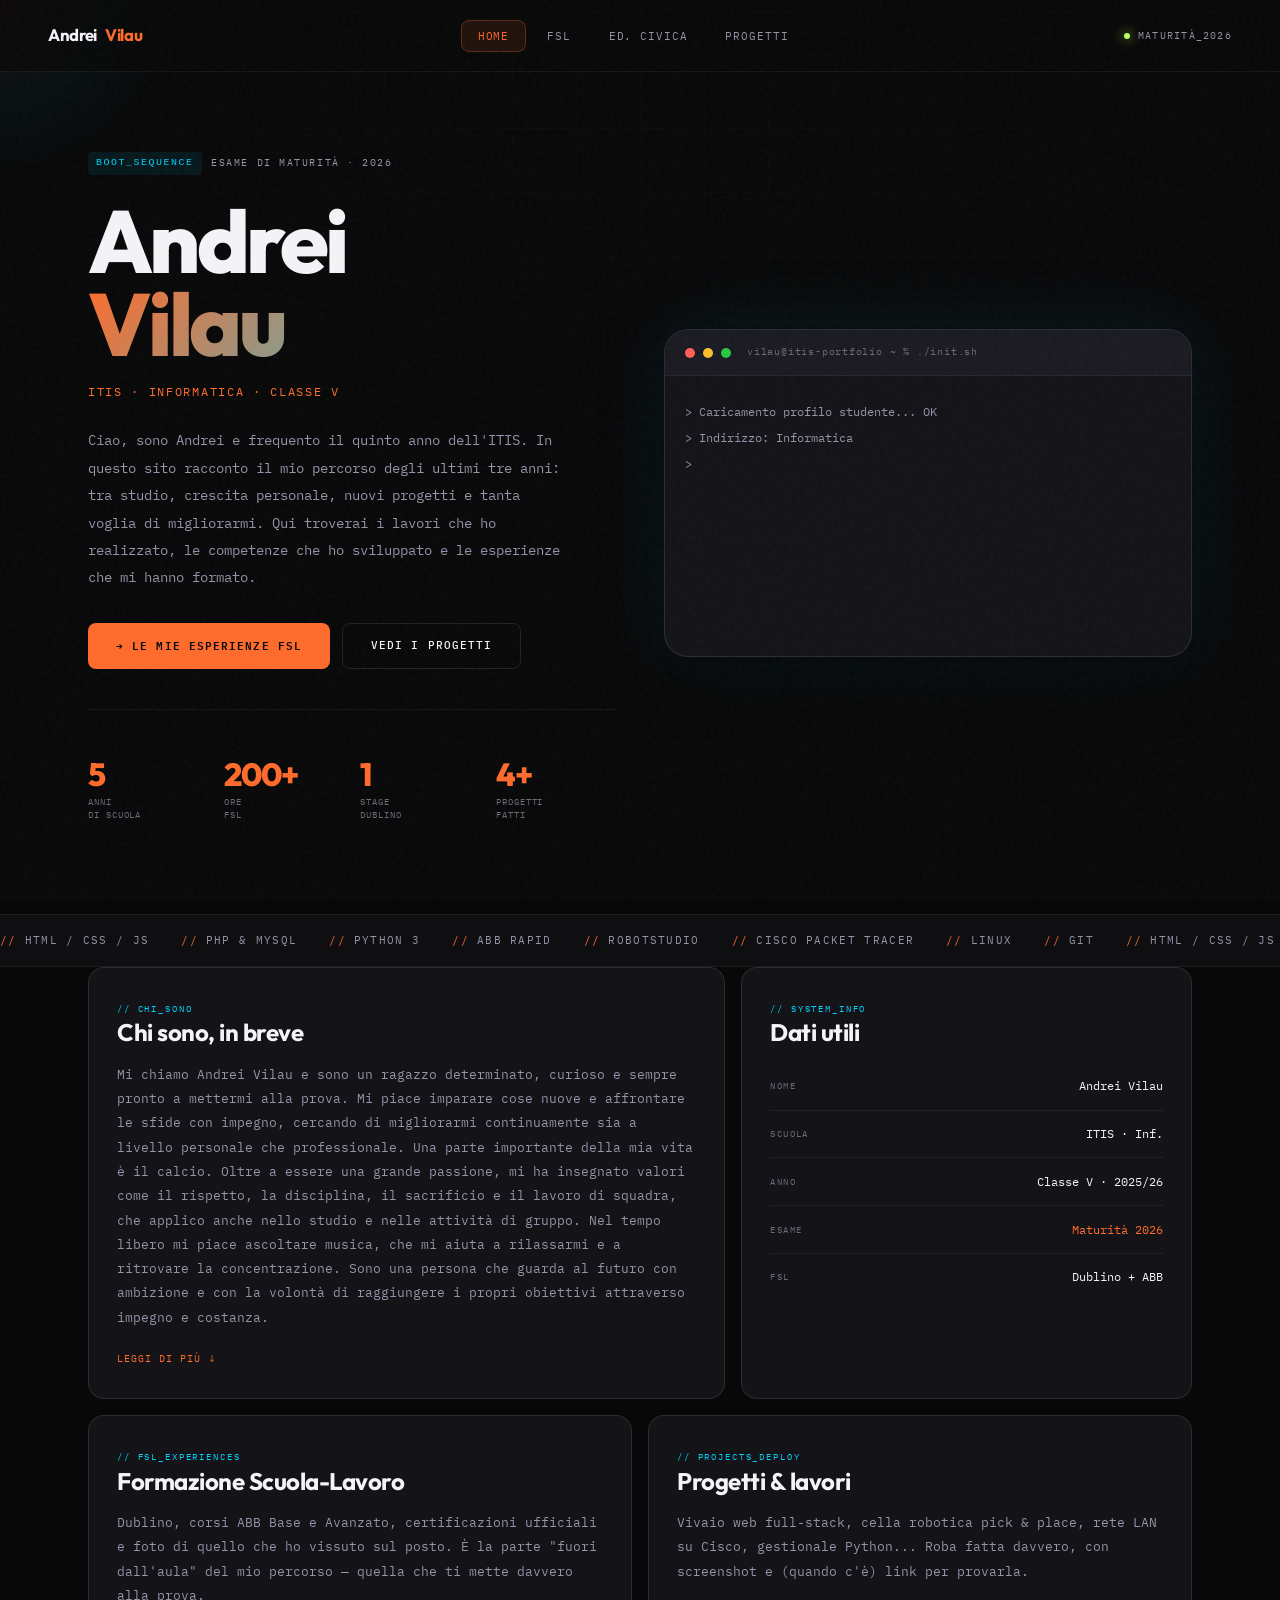
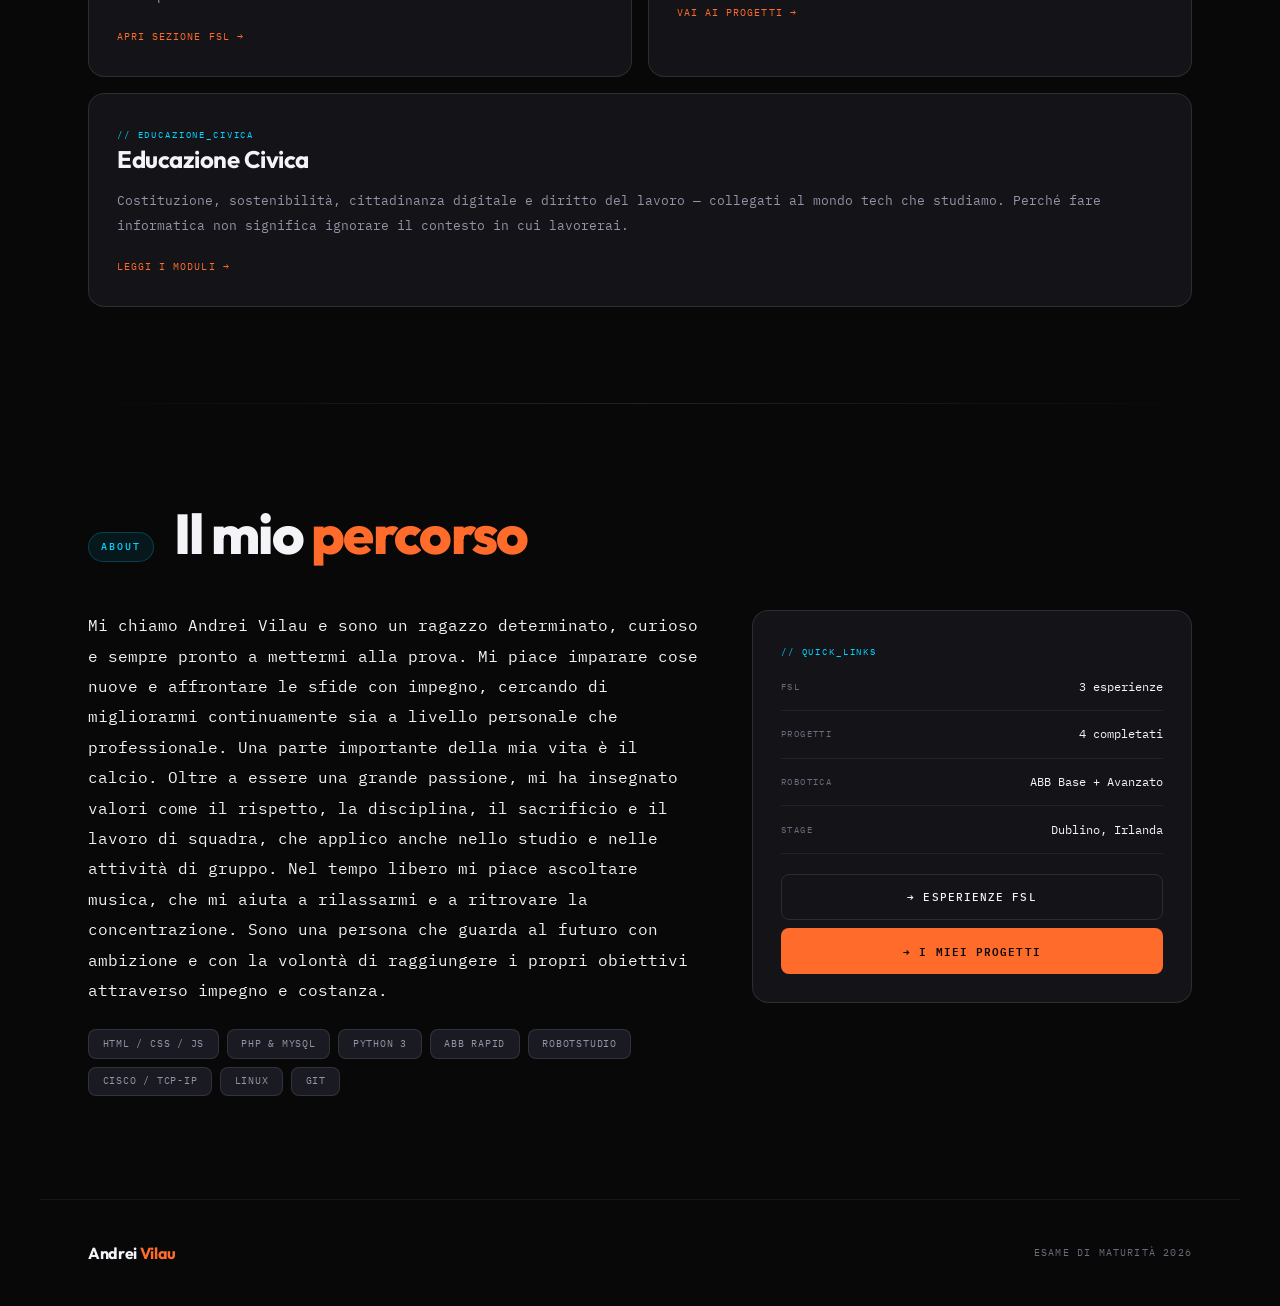
<file: index.html>
<!DOCTYPE html>
<html lang="it">
<head>
  <meta charset="UTF-8">
  <meta name="viewport" content="width=device-width, initial-scale=1.0">
  <title>Andrei Vilau — Esame di Maturità 2026</title>
  <meta name="description" content="Portfolio per l'Esame di Stato — ITIS Informatica e Telecomunicazioni, Classe V">
  <link rel="preconnect" href="https://fonts.googleapis.com">
  <link rel="preconnect" href="https://fonts.gstatic.com" crossorigin>
  <link href="https://fonts.googleapis.com/css2?family=IBM+Plex+Mono:ital,wght@0,400;0,500;0,600;1,400&family=Outfit:wght@400;600;700;800&display=swap" rel="stylesheet">
  <link rel="stylesheet" href="style.css">
</head>
<body>

  <div class="noise" aria-hidden="true"></div>
  <div class="grid-bg" aria-hidden="true"></div>
  <div class="cursor-glow" id="cursorGlow" aria-hidden="true"></div>

  <nav class="navbar" id="navbar">
    <a href="index.html" class="nav-brand">
      Andrei <span class="nav-brand-accent">Vilau</span>
    </a>
    <ul class="nav-links">
      <li><a href="index.html" class="active">Home</a></li>
      <li><a href="fsl.html">FSL</a></li>
      <li><a href="educazione-civica.html">Ed. Civica</a></li>
      <li><a href="progetti.html">Progetti</a></li>
    </ul>
    <div class="nav-status">
      <span class="status-dot"></span>
      <span>maturità_2026</span>
    </div>
    <button class="nav-toggle" id="navToggle" aria-label="Menu">
      <span></span><span></span><span></span>
    </button>
  </nav>

  <div class="nav-mobile" id="navMobile">
    <a href="index.html" class="active">Home</a>
    <a href="fsl.html">FSL · Esperienze</a>
    <a href="educazione-civica.html">Educazione Civica</a>
    <a href="progetti.html">Progetti</a>
  </div>

  <div class="page-content">

    <section id="hero">
      <div class="hero-left reveal">
        <div class="hero-boot-tag">
          <code>boot_sequence</code>
          <span>Esame di Maturità · 2026</span>
        </div>

        <h1 class="hero-name">
          <span class="line1">Andrei</span>
          <span class="line2">Vilau</span>
        </h1>

        <p class="hero-role">ITIS · Informatica · Classe V</p>

        <p class="hero-desc">
          Ciao, sono Andrei e frequento il quinto anno dell'ITIS.
          In questo sito racconto il mio percorso degli ultimi tre anni: tra studio, crescita personale, nuovi progetti e tanta voglia di migliorarmi. 
		  Qui troverai i lavori che ho realizzato, le competenze che ho sviluppato e le esperienze che mi hanno formato.
        </p>

        <div class="hero-btns">
          <a href="fsl.html" class="btn-fill">→ Le mie esperienze FSL</a>
          <a href="progetti.html" class="btn-ghost">Vedi i progetti</a>
        </div>

        <div class="hero-stats">
          <div class="stat-box">
            <div class="stat-num">5</div>
            <div class="stat-label">Anni<br>di scuola</div>
          </div>
          <div class="stat-box">
            <div class="stat-num">200+</div>
            <div class="stat-label">Ore<br>FSL</div>
          </div>
          <div class="stat-box">
            <div class="stat-num">1</div>
            <div class="stat-label">Stage<br>Dublino</div>
          </div>
          <div class="stat-box">
            <div class="stat-num">4+</div>
            <div class="stat-label">Progetti<br>fatti</div>
          </div>
        </div>
      </div>

      <div class="hero-terminal reveal" style="transition-delay:0.15s">
        <div class="terminal-bar">
          <span class="terminal-dot red"></span>
          <span class="terminal-dot yellow"></span>
          <span class="terminal-dot green"></span>
          <span class="terminal-title">vilau@itis-portfolio ~ % ./init.sh</span>
        </div>
        <div class="terminal-body">
          <div class="terminal-line" data-type="> Caricamento profilo studente... OK"></div>
          <div class="terminal-line" data-type="> Indirizzo: Informatica"></div>
          <div class="terminal-line" data-type="> Stack: HTML, CSS, JS, PHP, Python, RAPID"></div>
          <div class="terminal-line" data-type="> FSL: Dublino + certificazioni ABB (Base + Avanzato)"></div>
          <div class="terminal-line" data-type="> Fuori dal codice: sport - calcio, passione, musica"></div>
        </div>
      </div>
    </section>

    <div class="marquee-wrap" aria-hidden="true">
      <div class="marquee-track">
        <span class="marquee-item">HTML / CSS / JS</span>
        <span class="marquee-item">PHP &amp; MySQL</span>
        <span class="marquee-item">Python 3</span>
        <span class="marquee-item">ABB RAPID</span>
        <span class="marquee-item">RobotStudio</span>
        <span class="marquee-item">Cisco Packet Tracer</span>
        <span class="marquee-item">Linux</span>
        <span class="marquee-item">Git</span>
      </div>
    </div>

    <div class="bento">
      <article class="bento-card bento-about reveal">
        <span class="bento-label">// chi_sono</span>
        <h3>Chi sono, in breve</h3>
        <p>
            Mi chiamo Andrei Vilau e sono un ragazzo determinato, curioso e sempre pronto a mettermi alla prova. Mi piace imparare cose nuove e affrontare le sfide con impegno, cercando di migliorarmi continuamente sia a livello personale che professionale.

Una parte importante della mia vita è il calcio. Oltre a essere una grande passione, mi ha insegnato valori come il rispetto, la disciplina, il sacrificio e il lavoro di squadra, che applico anche nello studio e nelle attività di gruppo.

Nel tempo libero mi piace ascoltare musica, che mi aiuta a rilassarmi e a ritrovare la concentrazione. Sono una persona che guarda al futuro con ambizione e con la volontà di raggiungere i propri obiettivi attraverso impegno e costanza.

        </p>
        <a href="#about" class="bento-link">Leggi di più ↓</a>
      </article>

      <article class="bento-card bento-stack reveal" style="transition-delay:0.08s">
        <span class="bento-label">// system_info</span>
        <h3>Dati utili</h3>
        <div class="info-grid">
          <div class="info-row">
            <span class="info-label">Nome</span>
            <span class="info-val">Andrei Vilau</span>
          </div>
          <div class="info-row">
            <span class="info-label">Scuola</span>
            <span class="info-val">ITIS · Inf.</span>
          </div>
          <div class="info-row">
            <span class="info-label">Anno</span>
            <span class="info-val">Classe V · 2025/26</span>
          </div>
          <div class="info-row">
            <span class="info-label">Esame</span>
            <span class="info-val accent">Maturità 2026</span>
          </div>
          <div class="info-row">
            <span class="info-label">FSL</span>
            <span class="info-val">Dublino + ABB</span>
          </div>
        </div>
      </article>

      <a href="fsl.html" class="bento-card bento-fsl reveal" style="transition-delay:0.12s; text-decoration:none; color:inherit;">
        <span class="bento-label">// fsl_experiences</span>
        <h3>Formazione Scuola-Lavoro</h3>
        <p>
          Dublino, corsi ABB Base e Avanzato, certificazioni ufficiali e foto di quello che ho vissuto sul posto.
          È la parte "fuori dall'aula" del mio percorso — quella che ti mette davvero alla prova.
        </p>
        <span class="bento-link">Apri sezione FSL →</span>
      </a>

      <a href="progetti.html" class="bento-card bento-proj reveal" style="transition-delay:0.16s; text-decoration:none; color:inherit;">
        <span class="bento-label">// projects_deploy</span>
        <h3>Progetti &amp; lavori</h3>
        <p>
          Vivaio web full-stack, cella robotica pick &amp; place, rete LAN su Cisco, gestionale Python...
          Roba fatta davvero, con screenshot e (quando c'è) link per provarla.
        </p>
        <span class="bento-link">Vai ai progetti →</span>
      </a>

      <a href="educazione-civica.html" class="bento-card bento-civica reveal" style="transition-delay:0.2s; text-decoration:none; color:inherit;">
        <span class="bento-label">// educazione_civica</span>
        <h3>Educazione Civica</h3>
        <p>
          Costituzione, sostenibilità, cittadinanza digitale e diritto del lavoro — collegati al mondo tech
          che studiamo. Perché fare informatica non significa ignorare il contesto in cui lavorerai.
        </p>
        <span class="bento-link">Leggi i moduli →</span>
      </a>
    </div>

    <div class="divider"></div>

    <section class="section" id="about">
      <div class="sect-header reveal">
        <span class="sh-tag">About</span>
        <h2 class="sh-title">Il mio <span class="t-accent">percorso</span></h2>
      </div>

      <div class="about-grid">
        <div class="about-text reveal">
          <p class="lead">
         Mi chiamo Andrei Vilau e sono un ragazzo determinato, curioso e sempre pronto a mettermi alla prova. Mi piace imparare cose nuove e affrontare le sfide con impegno, cercando di migliorarmi continuamente sia a livello personale che professionale.

Una parte importante della mia vita è il calcio. Oltre a essere una grande passione, mi ha insegnato valori come il rispetto, la disciplina, il sacrificio e il lavoro di squadra, che applico anche nello studio e nelle attività di gruppo.

Nel tempo libero mi piace ascoltare musica, che mi aiuta a rilassarmi e a ritrovare la concentrazione. Sono una persona che guarda al futuro con ambizione e con la volontà di raggiungere i propri obiettivi attraverso impegno e costanza.

          </p>

          <div class="about-tags">
            <span class="a-tag">HTML / CSS / JS</span>
            <span class="a-tag">PHP &amp; MySQL</span>
            <span class="a-tag">Python 3</span>
            <span class="a-tag">ABB RAPID</span>
            <span class="a-tag">RobotStudio</span>
            <span class="a-tag">Cisco / TCP-IP</span>
            <span class="a-tag">Linux</span>
            <span class="a-tag">Git</span>
          </div>
        </div>

        <aside class="about-info reveal" style="transition-delay:0.1s">
          <span class="bento-label">// quick_links</span>
          <div class="info-row">
            <span class="info-label">FSL</span>
            <span class="info-val">3 esperienze</span>
          </div>
          <div class="info-row">
            <span class="info-label">Progetti</span>
            <span class="info-val">4 completati</span>
          </div>
          <div class="info-row">
            <span class="info-label">Robotica</span>
            <span class="info-val">ABB Base + Avanzato</span>
          </div>
          <div class="info-row">
            <span class="info-label">Stage</span>
            <span class="info-val">Dublino, Irlanda</span>
          </div>

          <div style="display:flex;flex-direction:column;gap:0.5rem;margin-top:1.25rem;">
            <a href="fsl.html" class="btn-ghost" style="justify-content:center;">→ Esperienze FSL</a>
            <a href="progetti.html" class="btn-fill" style="justify-content:center;">→ I miei progetti</a>
          </div>
        </aside>
      </div>
    </section>

  </div>

  <footer>
    <div class="footer-brand">Andrei <span>Vilau</span></div>
    <div class="footer-copy">Esame di Maturità 2026</div>
  </footer>

  <script src="app.js"></script>
</body>
</html>
</file>
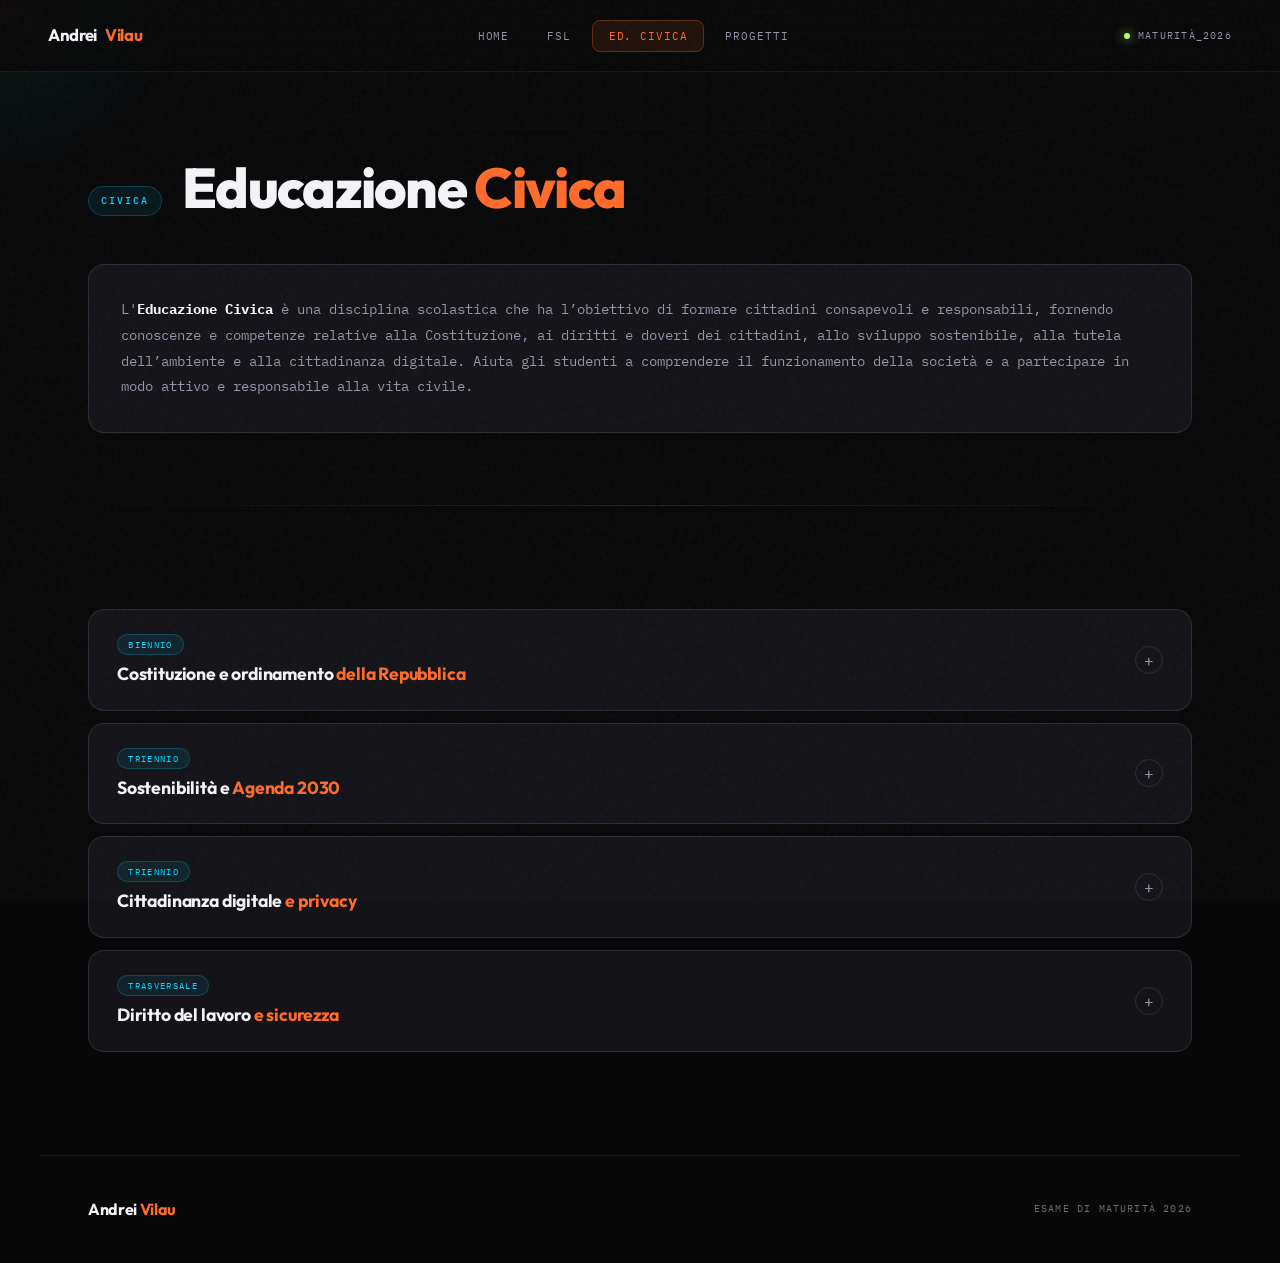
<file: educazione-civica.html>
<!DOCTYPE html>
<html lang="it">
<head>
  <meta charset="UTF-8">
  <meta name="viewport" content="width=device-width, initial-scale=1.0">
  <title>Educazione Civica — Andrei Vilau</title>
  <link rel="preconnect" href="https://fonts.googleapis.com">
  <link rel="preconnect" href="https://fonts.gstatic.com" crossorigin>
  <link href="https://fonts.googleapis.com/css2?family=IBM+Plex+Mono:ital,wght@0,400;0,500;0,600;1,400&family=Outfit:wght@400;600;700;800&display=swap" rel="stylesheet">
  <link rel="stylesheet" href="style.css">
</head>
<body>

  <div class="noise" aria-hidden="true"></div>
  <div class="grid-bg" aria-hidden="true"></div>
  <div class="cursor-glow" id="cursorGlow" aria-hidden="true"></div>

  <nav class="navbar" id="navbar">
    <a href="index.html" class="nav-brand">
      Andrei <span class="nav-brand-accent">Vilau</span>
    </a>
    <ul class="nav-links">
      <li><a href="index.html">Home</a></li>
      <li><a href="fsl.html">FSL</a></li>
      <li><a href="educazione-civica.html" class="active">Ed. Civica</a></li>
      <li><a href="progetti.html">Progetti</a></li>
    </ul>
    <div class="nav-status">
      <span class="status-dot"></span>
      <span>maturità_2026</span>
    </div>
    <button class="nav-toggle" id="navToggle" aria-label="Menu">
      <span></span><span></span><span></span>
    </button>
  </nav>

  <div class="nav-mobile" id="navMobile">
    <a href="index.html">Home</a>
    <a href="fsl.html">FSL · Esperienze</a>
    <a href="educazione-civica.html" class="active">Educazione Civica</a>
    <a href="progetti.html">Progetti</a>
  </div>

  <div class="page-content">

    <section class="page-hero">
      <div class="sect-header reveal">
        <span class="sh-tag">Civica</span>
        <h1 class="sh-title">Educazione <span class="t-accent">Civica</span></h1>
      </div>

      <div class="civica-intro reveal" style="transition-delay:0.05s">
        <p>
          L'<strong>Educazione Civica</strong> è una disciplina scolastica che ha l’obiettivo di formare cittadini consapevoli e responsabili, fornendo conoscenze e competenze relative alla Costituzione, ai diritti e doveri dei cittadini, allo sviluppo sostenibile, alla tutela dell’ambiente e alla cittadinanza digitale. Aiuta gli studenti a comprendere il funzionamento della società e a partecipare in modo attivo e responsabile alla vita civile.
        </p>
      </div>
    </section>

    <div class="divider"></div>

    <section class="section">
      <div class="accordion">

        <article class="accordion-item reveal">
          <button class="accordion-trigger" type="button">
            <div>
              <span class="module-year-badge">BIENNIO</span>
              <h3>Costituzione e ordinamento <span>della Repubblica</span></h3>
            </div>
            <span class="accordion-icon">+</span>
          </button>
          <div class="accordion-body">
            <div class="accordion-content">
              <p>
                Abbiamo analizzato la Costituzione del '48 partendo dai Principi Fondamentali (artt. 1–12):
                lavoro, uguaglianza, libertà. Poi come si divide il potere — Parlamento, Governo, magistratura —
                e il ruolo del Presidente e della Corte Costituzionale.
              </p>
              <p>
                Da informatici il link è naturale: privacy, comunicazioni, libertà di espressione oggi passano
                anche dal digitale (art. 15 e 21, estesi al mondo online). Non è roba lontana dal nostro lavoro.
              </p>
              <div class="norm-quote">
                <p>
                  "La Repubblica è fondata sul lavoro. La sovranità appartiene al popolo,
                  che la esercita nelle forme e nei limiti della Costituzione."
                  — Art. 1, Costituzione italiana
                </p>
              </div>
              <div class="civica-skills">
                <span class="pill pill-accent">Principi fondamentali</span>
                <span class="pill pill-accent">Democrazia</span>
                <span class="pill pill-blue">Separazione poteri</span>
                <span class="pill pill-default">Corte Costituzionale</span>
              </div>
            </div>
          </div>
        </article>

        <article class="accordion-item reveal" style="transition-delay:0.08s">
          <button class="accordion-trigger" type="button">
            <div>
              <span class="module-year-badge">TRIENNIO</span>
              <h3>Sostenibilità e <span>Agenda 2030</span></h3>
            </div>
            <span class="accordion-icon">+</span>
          </button>
          <div class="accordion-body">
            <div class="accordion-content">
              <p>
                I 17 Obiettivi ONU del 2030: li abbiamo visti non solo come slide, ma collegati al nostro settore.
                Goal 7 (energia pulita), 9 (innovazione e infrastrutture), 13 (clima) — tutti toccano l'ICT.
              </p>
              <p>
                Data center che consumano tantissima energia, e-waste che cresce ogni anno, dispositivi
                che butti dopo due anni. Abbiamo parlato di riparabilità, software libero, cloud vs server
                in casa — scelte che fanno la differenza anche da tecnici.
              </p>
              <div class="norm-quote">
                <p>
                  "Sviluppo sostenibile: soddisfare i bisogni di oggi senza rovinare le risorse
                  a chi viene dopo." — Rapporto Brundtland, 1987
                </p>
              </div>
              <div class="civica-skills">
                <span class="pill pill-accent">SDGs 2030</span>
                <span class="pill pill-accent">Green ICT</span>
                <span class="pill pill-blue">E-waste</span>
                <span class="pill pill-default">Economia circolare</span>
              </div>
            </div>
          </div>
        </article>

        <article class="accordion-item reveal" style="transition-delay:0.16s">
          <button class="accordion-trigger" type="button">
            <div>
              <span class="module-year-badge">TRIENNIO</span>
              <h3>Cittadinanza digitale <span>e privacy</span></h3>
            </div>
            <span class="accordion-icon">+</span>
          </button>
          <div class="accordion-body">
            <div class="accordion-content">
              <p>
                DigComp 2.2, GDPR, consenso informato, diritto all'oblio — roba che senti nominare
                quando fai un sito e chiedi dati agli utenti. Ho capito perché un cookie banner non è
                "decorazione" e cosa rischi se tratti i dati come ti pare.
              </p>
              <p>
                Anche fake news, deepfake, filter bubble e un po' di etica sull'AI: bias, decisioni
                automatiche, trasparenza. Da futuri tecnici conviene pensarci prima di buttar fuori codice.
              </p>
              <div class="norm-quote">
                <p>
                  "Ogni individuo ha diritto alla protezione dei dati personali che lo riguardano."
                  — Carta dei Diritti Fondamentali UE, art. 8
                </p>
              </div>
              <div class="civica-skills">
                <span class="pill pill-accent">GDPR</span>
                <span class="pill pill-accent">DigComp 2.2</span>
                <span class="pill pill-blue">Fake news</span>
                <span class="pill pill-default">Etica AI</span>
              </div>
            </div>
          </div>
        </article>

        <article class="accordion-item reveal" style="transition-delay:0.24s">
          <button class="accordion-trigger" type="button">
            <div>
              <span class="module-year-badge">TRASVERSALE</span>
              <h3>Diritto del lavoro <span>e sicurezza</span></h3>
            </div>
            <span class="accordion-icon">+</span>
          </button>
          <div class="accordion-body">
            <div class="accordion-content">
              <p>
                Contratti (indeterminato, determinato, apprendistato, tirocinio), diritti e doveri
                del lavoratore — partendo dagli artt. 35–40 della Costituzione. Per noi conta anche
                il D.Lgs. 81/2008: rischi, RSPP, RLS, formazione obbligatoria.
              </p>
              <p>
                E i lavori con videoterminali (VDT): posture, pause, schermo — cioè quello che farai
                se lavori in ufficio tech. Collegato alle esperienze FSL: in fabbrica o in stage
                la sicurezza non è opzionale.
              </p>
              <div class="norm-quote">
                <p>
                  "Il datore di lavoro adotta le misure per la salute e sicurezza dei lavoratori."
                  — D.Lgs. 81/2008, art. 15
                </p>
              </div>
              <div class="civica-skills">
                <span class="pill pill-accent">D.Lgs. 81/2008</span>
                <span class="pill pill-accent">Contratti</span>
                <span class="pill pill-blue">Sicurezza VDT</span>
                <span class="pill pill-default">Diritti lavoratore</span>
              </div>
            </div>
          </div>
        </article>

      </div>
    </section>

  </div>

  <footer>
    <div class="footer-brand">Andrei <span>Vilau</span></div>
    <div class="footer-copy">Esame di Maturità 2026</div>
  </footer>

  <script src="app.js"></script>
</body>
</html>
</file>
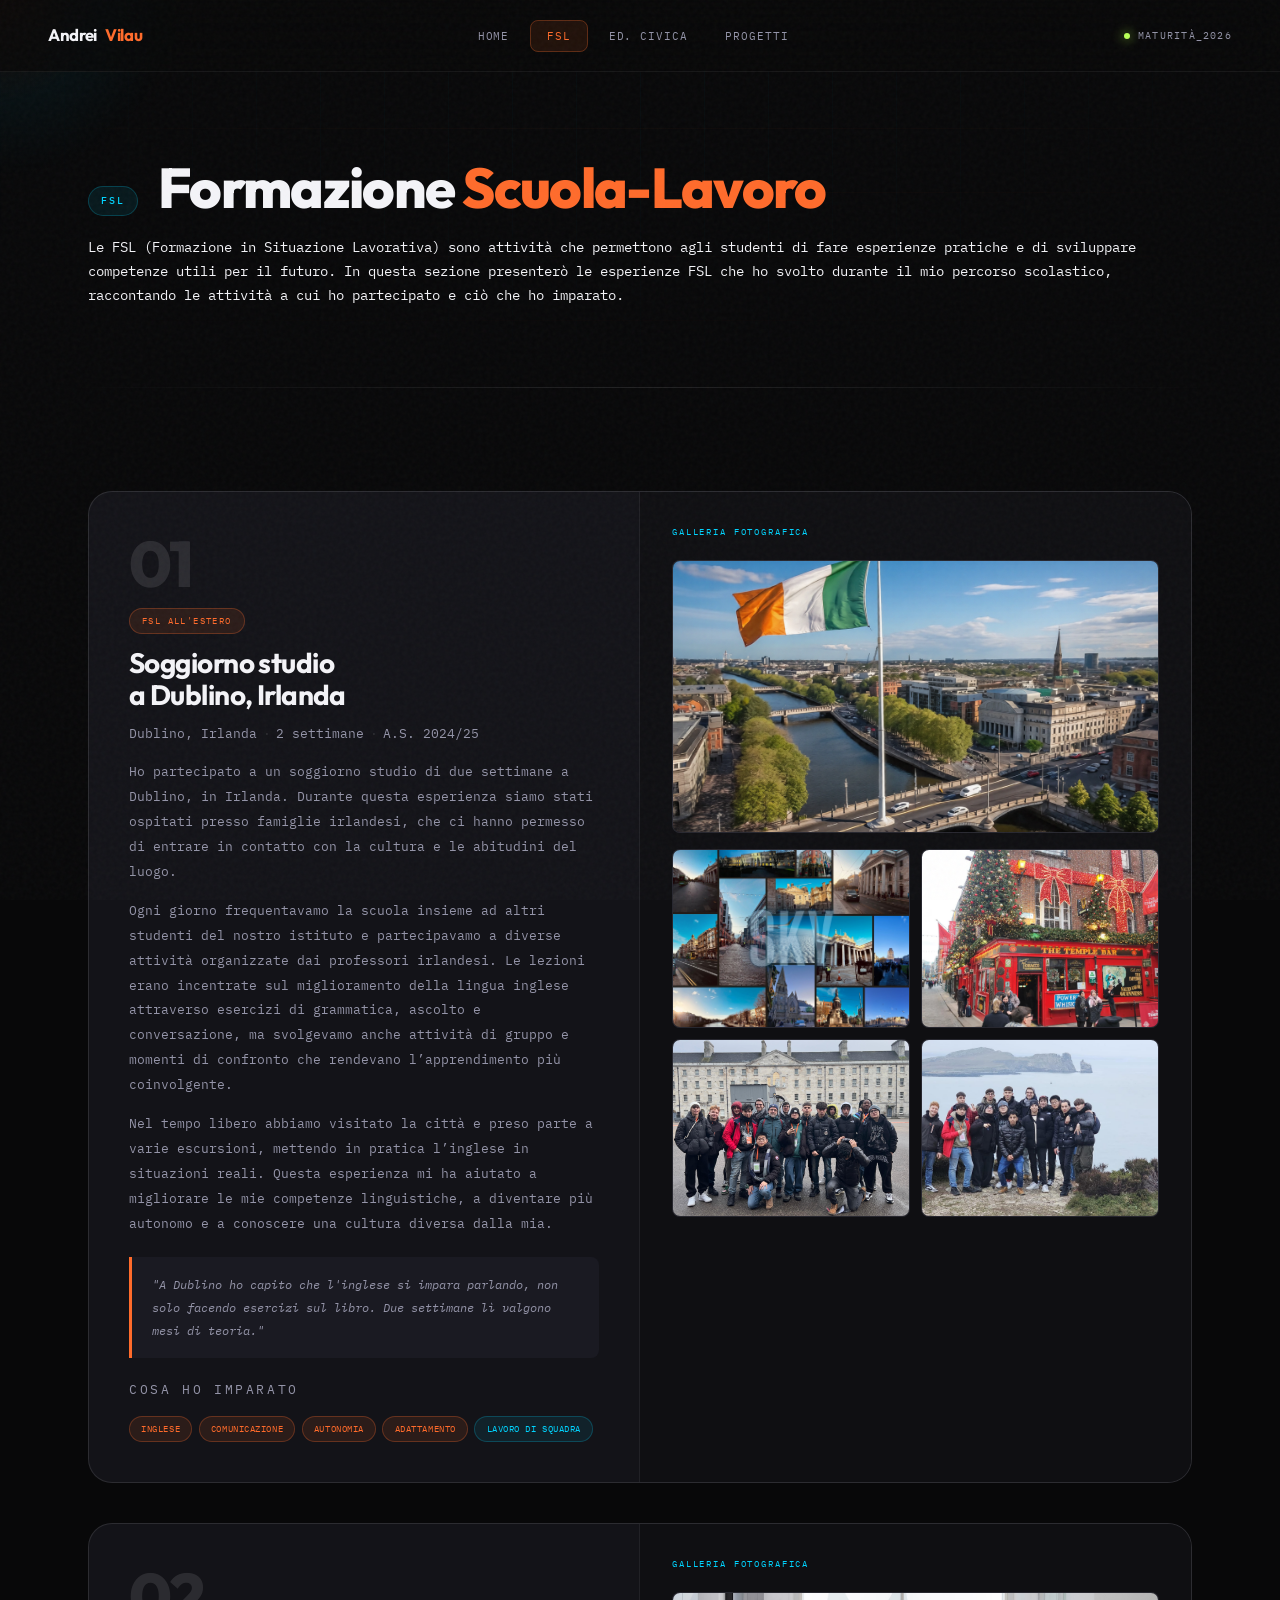
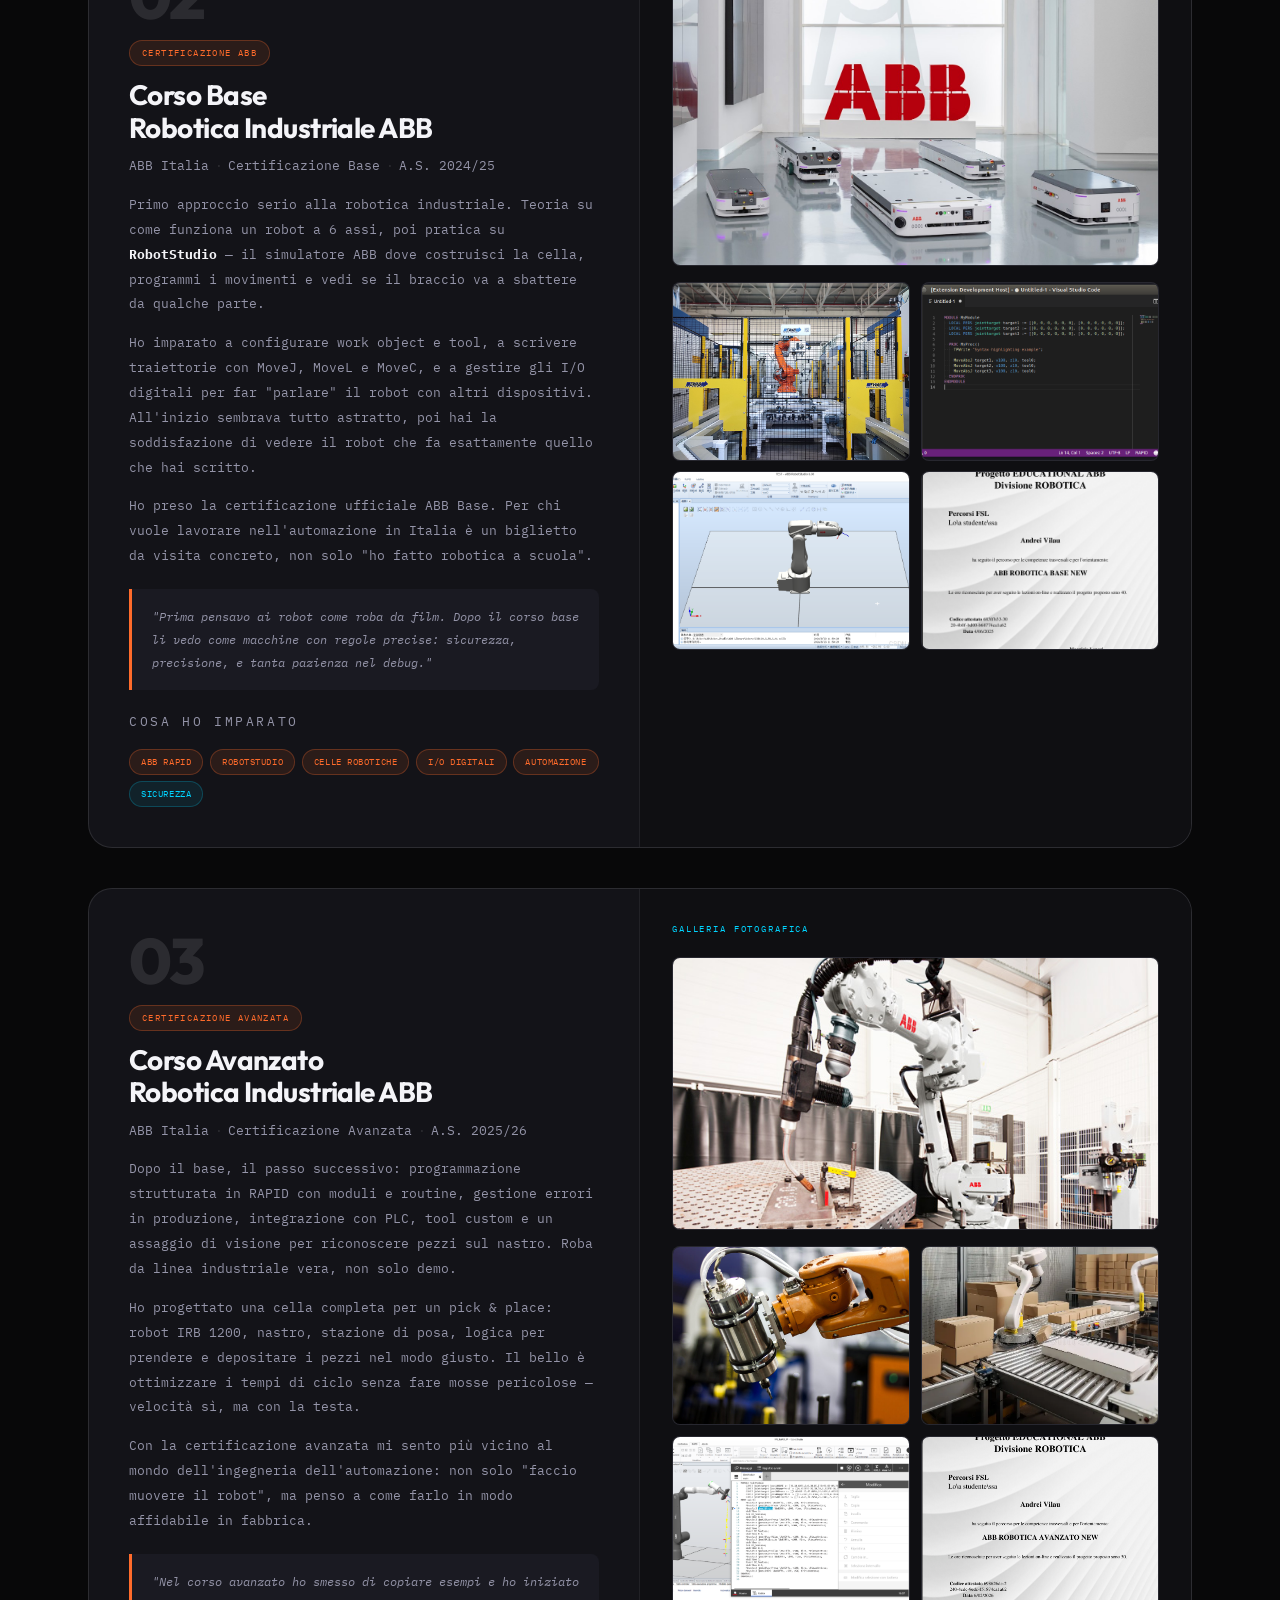
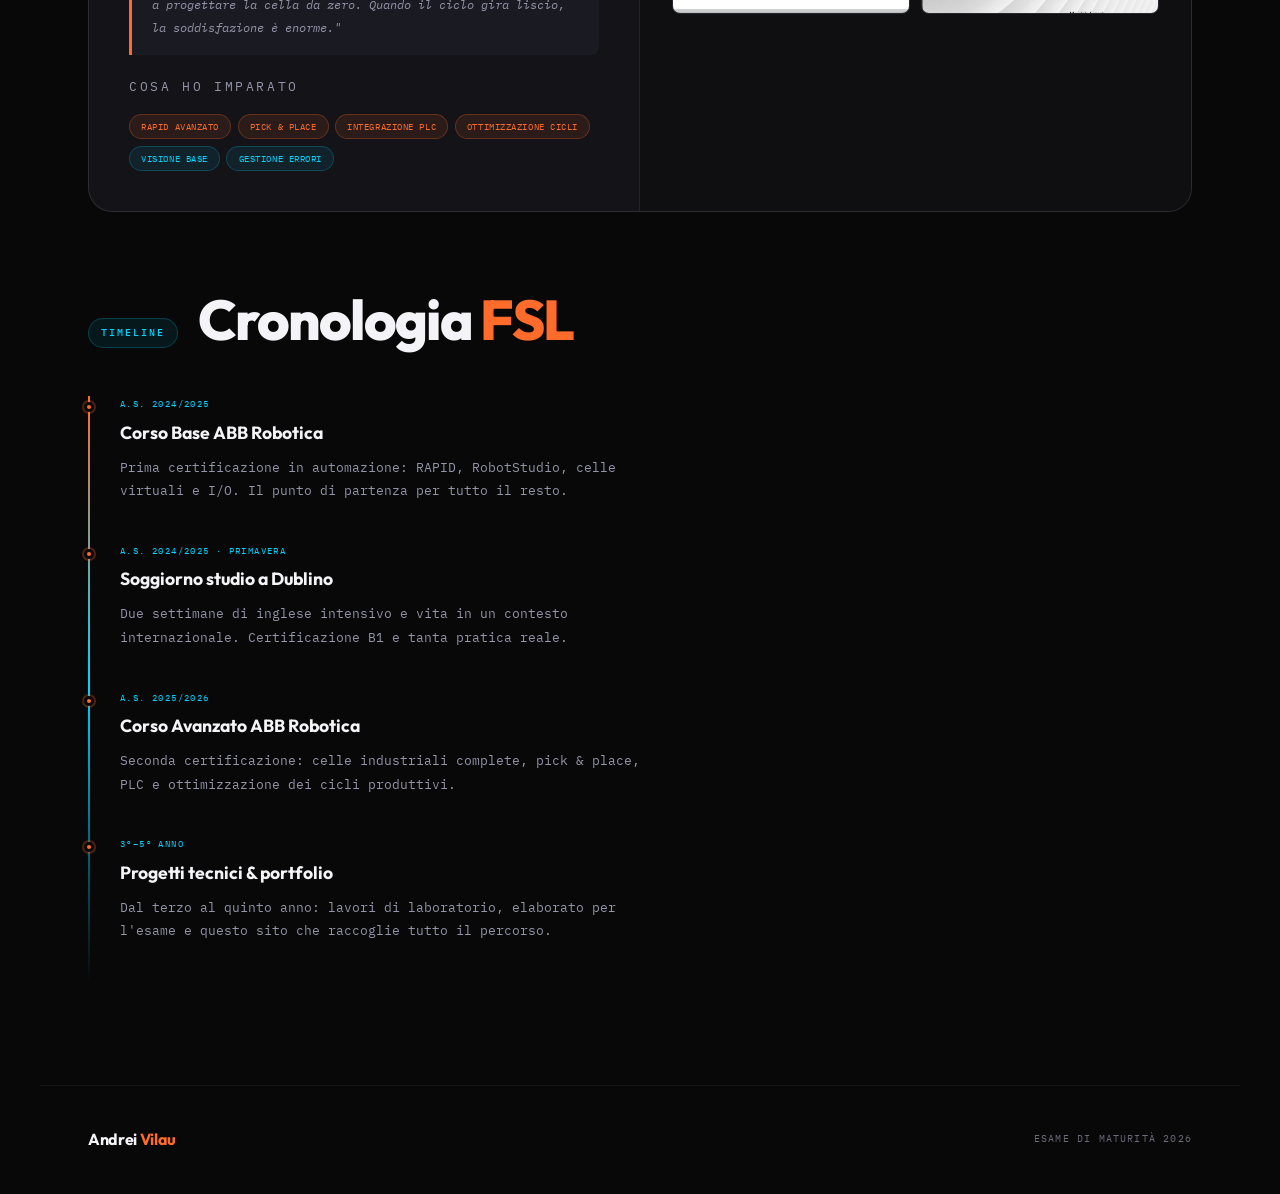
<file: fsl.html>
<!DOCTYPE html>
<html lang="it">
<head>
  <meta charset="UTF-8">
  <meta name="viewport" content="width=device-width, initial-scale=1.0">
  <title>FSL — Andrei Vilau</title>
  <link rel="preconnect" href="https://fonts.googleapis.com">
  <link rel="preconnect" href="https://fonts.gstatic.com" crossorigin>
  <link href="https://fonts.googleapis.com/css2?family=IBM+Plex+Mono:ital,wght@0,400;0,500;0,600;1,400&family=Outfit:wght@400;600;700;800&display=swap" rel="stylesheet">
  <link rel="stylesheet" href="style.css">
</head>
<body>

  <div class="noise" aria-hidden="true"></div>
  <div class="grid-bg" aria-hidden="true"></div>
  <div class="cursor-glow" id="cursorGlow" aria-hidden="true"></div>

  <nav class="navbar" id="navbar">
    <a href="index.html" class="nav-brand">
      Andrei <span class="nav-brand-accent">Vilau</span>
    </a>
    <ul class="nav-links">
      <li><a href="index.html">Home</a></li>
      <li><a href="fsl.html" class="active">FSL</a></li>
      <li><a href="educazione-civica.html">Ed. Civica</a></li>
      <li><a href="progetti.html">Progetti</a></li>
    </ul>
    <div class="nav-status">
      <span class="status-dot"></span>
      <span>maturità_2026</span>
    </div>
    <button class="nav-toggle" id="navToggle" aria-label="Menu">
      <span></span><span></span><span></span>
    </button>
  </nav>

  <div class="nav-mobile" id="navMobile">
    <a href="index.html">Home</a>
    <a href="fsl.html" class="active">FSL · Esperienze</a>
    <a href="educazione-civica.html">Educazione Civica</a>
    <a href="progetti.html">Progetti</a>
  </div>

  <div class="page-content">

    <section class="page-hero">
      <div class="sect-header reveal">
        <span class="sh-tag">FSL</span>
        <h1 class="sh-title">Formazione <span class="t-accent">Scuola-Lavoro</span></h1>
        <p>
          Le FSL (Formazione in Situazione Lavorativa) sono attività che permettono agli studenti di fare esperienze pratiche e di sviluppare competenze utili per il futuro. In questa sezione presenterò le esperienze FSL che ho svolto durante il mio percorso scolastico, raccontando le attività a cui ho partecipato e ciò che ho imparato.
        </p>
      </div>
    </section>

    <div class="divider"></div>

    <section class="section">
      <div class="fsl-cards">

        <!-- DUBLINO -->
        <article class="fsl-card reveal">
          <div class="fsl-card-inner">
            <div class="fsl-card-text">
              <div class="fsl-card-num">01</div>
              <span class="fsl-badge">FSL all'estero</span>
              <h3>Soggiorno studio<br>a Dublino, Irlanda</h3>

              <p class="meta">
                Dublino, Irlanda
                <span class="meta-sep">·</span>
                2 settimane
                <span class="meta-sep">·</span>
                A.S. 2024/25
              </p>

              <p class="desc-p">
               Ho partecipato a un soggiorno studio di due settimane a Dublino, in Irlanda. Durante questa esperienza siamo stati ospitati presso famiglie irlandesi, che ci hanno permesso di entrare in contatto con la cultura e le abitudini del luogo.
              </p>
              <p class="desc-p">
                Ogni giorno frequentavamo la scuola insieme ad altri studenti del nostro istituto e partecipavamo a diverse attività organizzate dai professori irlandesi. Le lezioni erano incentrate sul miglioramento della lingua inglese attraverso esercizi di grammatica, ascolto e conversazione, ma svolgevamo anche attività di gruppo e momenti di confronto che rendevano l’apprendimento più coinvolgente.
              </p>
              <p class="desc-p">
                Nel tempo libero abbiamo visitato la città e preso parte a varie escursioni, mettendo in pratica l’inglese in situazioni reali. Questa esperienza mi ha aiutato a migliorare le mie competenze linguistiche, a diventare più autonomo e a conoscere una cultura diversa dalla mia.
              </p>

              <div class="fsl-highlight">
                <p>
                  "A Dublino ho capito che l'inglese si impara parlando, non solo facendo esercizi sul libro.
                  Due settimane lì valgono mesi di teoria."
                </p>
              </div>

              <p class="fsl-skills-label">Cosa ho imparato</p>
              <div class="fsl-skills">
                <span class="pill pill-accent">Inglese</span>
                <span class="pill pill-accent">Comunicazione</span>
                <span class="pill pill-accent">Autonomia</span>
                <span class="pill pill-accent">Adattamento</span>
                <span class="pill pill-blue">Lavoro di squadra</span>
              </div>
            </div>

            <div class="fsl-card-photos">
              <p class="fsl-photos-title">Galleria fotografica</p>
              <div class="fsl-photo-slot large">
                <img src="dublino.png" alt="Soggiorno studio Dublino">
              </div>
              <div class="fsl-photo-grid">
                <div class="fsl-photo-slot">
                  <img src="SKY.jpg" alt="Aula corso inglese">
                </div>
                <div class="fsl-photo-slot">
                  <img src="dublino3.jpeg" alt="Escursione">
                </div>
                <div class="fsl-photo-slot">
                  <img src="foto.jpeg" alt="Gruppo di studenti">
                </div>
                <div class="fsl-photo-slot">
                  <img src="dublino4.jpeg" alt="Attestato">
                </div>
              </div>
            </div>
          </div>
        </article>

        <!-- ABB BASE -->
        <article class="fsl-card reveal" style="transition-delay:0.1s">
          <div class="fsl-card-inner">
            <div class="fsl-card-text">
              <div class="fsl-card-num">02</div>
              <span class="fsl-badge">Certificazione ABB</span>
              <h3>Corso Base<br>Robotica Industriale ABB</h3>

              <p class="meta">
                ABB Italia
                <span class="meta-sep">·</span>
                Certificazione Base
                <span class="meta-sep">·</span>
                A.S. 2024/25
              </p>

              <p class="desc-p">
                Primo approccio serio alla robotica industriale. Teoria su come funziona un robot a 6 assi,
                poi pratica su <strong style="color:var(--white)">RobotStudio</strong> — il simulatore ABB
                dove costruisci la cella, programmi i movimenti e vedi se il braccio va a sbattere da qualche parte.
              </p>
              <p class="desc-p">
                Ho imparato a configurare work object e tool, a scrivere traiettorie con MoveJ, MoveL e MoveC,
                e a gestire gli I/O digitali per far "parlare" il robot con altri dispositivi. All'inizio
                sembrava tutto astratto, poi hai la soddisfazione di vedere il robot che fa esattamente quello che hai scritto.
              </p>
              <p class="desc-p">
                Ho preso la certificazione ufficiale ABB Base. Per chi vuole lavorare nell'automazione
                in Italia è un biglietto da visita concreto, non solo "ho fatto robotica a scuola".
              </p>

              <div class="fsl-highlight">
                <p>
                  "Prima pensavo ai robot come roba da film. Dopo il corso base li vedo come macchine
                  con regole precise: sicurezza, precisione, e tanta pazienza nel debug."
                </p>
              </div>

              <p class="fsl-skills-label">Cosa ho imparato</p>
              <div class="fsl-skills">
                <span class="pill pill-accent">ABB RAPID</span>
                <span class="pill pill-accent">RobotStudio</span>
                <span class="pill pill-accent">Celle robotiche</span>
                <span class="pill pill-accent">I/O digitali</span>
                <span class="pill pill-accent">Automazione</span>
                <span class="pill pill-blue">Sicurezza</span>
              </div>
            </div>

            <div class="fsl-card-photos">
              <p class="fsl-photos-title">Galleria fotografica</p>
              <div class="fsl-photo-slot large">
                <img src="abb_rob.jpg" alt="Corso ABB Base">
              </div>
              <div class="fsl-photo-grid">
                <div class="fsl-photo-slot">
                  <img src="Robot1.jpg" alt="Cella robotica">
                </div>
                <div class="fsl-photo-slot">
                  <img src="rapid.png" alt="Codice RAPID">
                </div>
                <div class="fsl-photo-slot">
                  <img src="rob.png" alt="Traiettoria">
                </div>
                <div class="fsl-photo-slot">
                  <img src="certificato1.png" alt="Certificato">
                </div>
              </div>
            </div>
          </div>
        </article>

        <!-- ABB AVANZATO -->
        <article class="fsl-card reveal" style="transition-delay:0.2s">
          <div class="fsl-card-inner">
            <div class="fsl-card-text">
              <div class="fsl-card-num">03</div>
              <span class="fsl-badge">Certificazione Avanzata</span>
              <h3>Corso Avanzato<br>Robotica Industriale ABB</h3>

              <p class="meta">
                ABB Italia
                <span class="meta-sep">·</span>
                Certificazione Avanzata
                <span class="meta-sep">·</span>
                A.S. 2025/26
              </p>

              <p class="desc-p">
                Dopo il base, il passo successivo: programmazione strutturata in RAPID con moduli e routine,
                gestione errori in produzione, integrazione con PLC, tool custom e un assaggio di visione
                per riconoscere pezzi sul nastro. Roba da linea industriale vera, non solo demo.
              </p>
              <p class="desc-p">
                Ho progettato una cella completa per un pick &amp; place: robot IRB 1200, nastro, stazione di posa,
                logica per prendere e depositare i pezzi nel modo giusto. Il bello è ottimizzare i tempi di ciclo
                senza fare mosse pericolose — velocità sì, ma con la testa.
              </p>
              <p class="desc-p">
                Con la certificazione avanzata mi sento più vicino al mondo dell'ingegneria dell'automazione:
                non solo "faccio muovere il robot", ma penso a come farlo in modo affidabile in fabbrica.
              </p>

              <div class="fsl-highlight">
                <p>
                  "Nel corso avanzato ho smesso di copiare esempi e ho iniziato a progettare la cella
                  da zero. Quando il ciclo gira liscio, la soddisfazione è enorme."
                </p>
              </div>

              <p class="fsl-skills-label">Cosa ho imparato</p>
              <div class="fsl-skills">
                <span class="pill pill-accent">RAPID avanzato</span>
                <span class="pill pill-accent">Pick &amp; Place</span>
                <span class="pill pill-accent">Integrazione PLC</span>
                <span class="pill pill-accent">Ottimizzazione cicli</span>
                <span class="pill pill-blue">Visione base</span>
                <span class="pill pill-blue">Gestione errori</span>
              </div>
            </div>

            <div class="fsl-card-photos">
              <p class="fsl-photos-title">Galleria fotografica</p>
              <div class="fsl-photo-slot large">
                <img src="abb2.jpg" alt="Corso ABB Avanzato">
              </div>
              <div class="fsl-photo-grid">
                <div class="fsl-photo-slot">
                  <img src="tool.jpeg" alt="Tool custom">
                </div>
                <div class="fsl-photo-slot">
                  <img src="robot5.webp" alt="Nastro trasportatore">
                </div>
                <div class="fsl-photo-slot">
                  <img src="rapid1.png" alt="Codice RAPID avanzato">
                </div>
                <div class="fsl-photo-slot">
                  <img src="cerificato2.png" alt="Certificato Avanzato">
                </div>
              </div>
            </div>
          </div>
        </article>

      </div>

      <div class="sect-header reveal" style="margin-top:5rem;">
        <span class="sh-tag">Timeline</span>
        <h2 class="sh-title">Cronologia <span class="t-accent">FSL</span></h2>
      </div>

      <div class="timeline">
        <div class="timeline-item reveal">
          <div class="tl-date">A.S. 2024/2025</div>
          <div class="tl-title">Corso Base ABB Robotica</div>
          <div class="tl-desc">
            Prima certificazione in automazione: RAPID, RobotStudio, celle virtuali e I/O.
            Il punto di partenza per tutto il resto.
          </div>
        </div>
        <div class="timeline-item reveal" style="transition-delay:0.08s">
          <div class="tl-date">A.S. 2024/2025 · Primavera</div>
          <div class="tl-title">Soggiorno studio a Dublino</div>
          <div class="tl-desc">
            Due settimane di inglese intensivo e vita in un contesto internazionale.
            Certificazione B1 e tanta pratica reale.
          </div>
        </div>
        <div class="timeline-item reveal" style="transition-delay:0.16s">
          <div class="tl-date">A.S. 2025/2026</div>
          <div class="tl-title">Corso Avanzato ABB Robotica</div>
          <div class="tl-desc">
            Seconda certificazione: celle industriali complete, pick &amp; place,
            PLC e ottimizzazione dei cicli produttivi.
          </div>
        </div>
        <div class="timeline-item reveal" style="transition-delay:0.24s">
          <div class="tl-date">3°–5° anno</div>
          <div class="tl-title">Progetti tecnici &amp; portfolio</div>
          <div class="tl-desc">
            Dal terzo al quinto anno: lavori di laboratorio, elaborato per l'esame
            e questo sito che raccoglie tutto il percorso.
          </div>
        </div>
      </div>

    </section>
  </div>

  <footer>
    <div class="footer-brand">Andrei <span>Vilau</span></div>
    <div class="footer-copy"> Esame di Maturità 2026</div>
  </footer>

  <script src="app.js"></script>
</body>
</html>
</file>
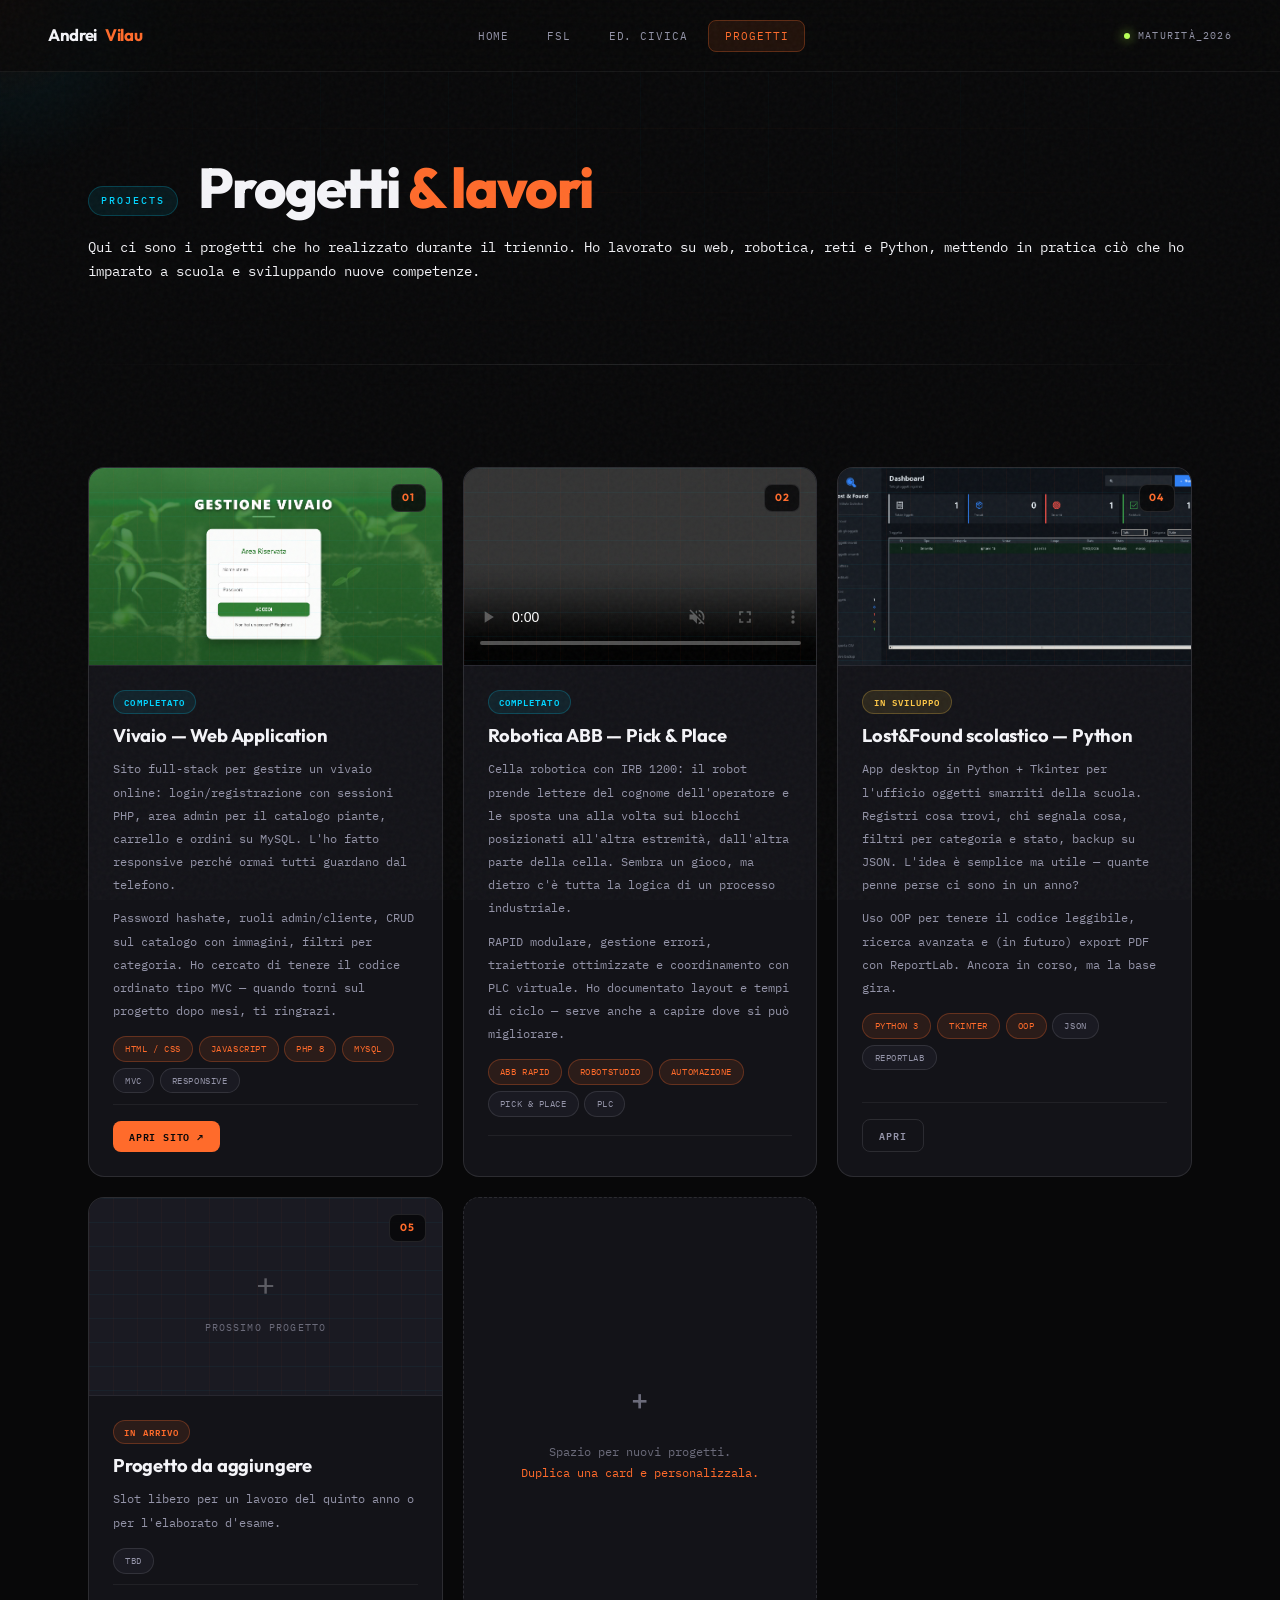
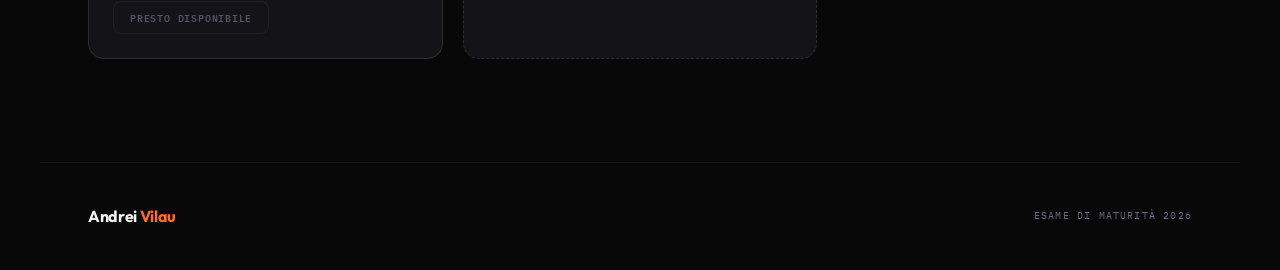
<file: progetti.html>
<!DOCTYPE html>
<html lang="it">
<head>
  <meta charset="UTF-8">
  <meta name="viewport" content="width=device-width, initial-scale=1.0">
  <title>Progetti — Andrei Vilau</title>
  <link rel="preconnect" href="https://fonts.googleapis.com">
  <link rel="preconnect" href="https://fonts.gstatic.com" crossorigin>
  <link href="https://fonts.googleapis.com/css2?family=IBM+Plex+Mono:ital,wght@0,400;0,500;0,600;1,400&family=Outfit:wght@400;600;700;800&display=swap" rel="stylesheet">
  <link rel="stylesheet" href="style.css">
</head>
<body>

  <div class="noise" aria-hidden="true"></div>
  <div class="grid-bg" aria-hidden="true"></div>
  <div class="cursor-glow" id="cursorGlow" aria-hidden="true"></div>

  <nav class="navbar" id="navbar">
    <a href="index.html" class="nav-brand">
      Andrei <span class="nav-brand-accent">Vilau</span>
    </a>
    <ul class="nav-links">
      <li><a href="index.html">Home</a></li>
      <li><a href="fsl.html">FSL</a></li>
      <li><a href="educazione-civica.html">Ed. Civica</a></li>
      <li><a href="progetti.html" class="active">Progetti</a></li>
    </ul>
    <div class="nav-status">
      <span class="status-dot"></span>
      <span>maturità_2026</span>
    </div>
    <button class="nav-toggle" id="navToggle" aria-label="Menu">
      <span></span><span></span><span></span>
    </button>
  </nav>

  <div class="nav-mobile" id="navMobile">
    <a href="index.html">Home</a>
    <a href="fsl.html">FSL · Esperienze</a>
    <a href="educazione-civica.html">Educazione Civica</a>
    <a href="progetti.html" class="active">Progetti</a>
  </div>

  <div class="page-content">

    <section class="page-hero">
      <div class="sect-header reveal">
        <span class="sh-tag">Projects</span>
        <h1 class="sh-title">Progetti <span class="t-accent">&amp; lavori</span></h1>
        <p>
         Qui ci sono i progetti che ho realizzato durante il triennio.

        Ho lavorato su web, robotica, reti e Python, mettendo in pratica ciò che ho imparato a scuola e sviluppando nuove competenze.

        </p>
      </div>
    </section>

    <div class="divider"></div>

    <section class="section">
      <div class="progetti-grid">

        <!-- VIVAIO -->
        <article class="progetto-card reveal">
          <div class="prog-preview">
            <div class="prog-preview-grid"></div>
            <img src="vivaio.png" alt="Screenshot Vivaio">
            <span class="prog-num">01</span>
          </div>
          <div class="progetto-body">
            <span class="badge-stato badge-completo">Completato</span>
            <h3>Vivaio — Web Application</h3>
            <p>
              Sito full-stack per gestire un vivaio online: login/registrazione con sessioni PHP,
              area admin per il catalogo piante, carrello e ordini su MySQL. L'ho fatto responsive
              perché ormai tutti guardano dal telefono.
            </p>
            <p>
              Password hashate, ruoli admin/cliente, CRUD sul catalogo con immagini, filtri per categoria.
              Ho cercato di tenere il codice ordinato tipo MVC — quando torni sul progetto dopo mesi, ti ringrazi.
            </p>
            <div class="progetto-pills">
              <span class="pill pill-accent">HTML / CSS</span>
              <span class="pill pill-accent">JavaScript</span>
              <span class="pill pill-accent">PHP 8</span>
              <span class="pill pill-accent">MySQL</span>
              <span class="pill pill-default">MVC</span>
              <span class="pill pill-default">Responsive</span>
            </div>
            <div class="progetto-actions">
              <a href="http://vilauandrei.altervista.org/verifica.php" target="_blank" rel="noopener" class="btn-sm btn-sm-fill">
                Apri sito ↗
              </a>
            </div>
          </div>
        </article>

        <!-- ABB -->
        <article class="progetto-card reveal" style="transition-delay:0.08s">
          <div class="prog-preview">
            <div class="prog-preview-grid"></div>
            <video controls autoplay muted loop playsinline>
              <source src="RobotStudio.mp4" type="video/mp4">
            </video>
            <span class="prog-num">02</span>
          </div>
          <div class="progetto-body">
            <span class="badge-stato badge-completo">Completato</span>
            <h3>Robotica ABB — Pick &amp; Place</h3>
            <p>
              Cella robotica con IRB 1200: il robot prende lettere del cognome dell'operatore 
              e le sposta una alla volta sui blocchi posizionati all'altra estremità, dall'altra parte della cella.
              Sembra un gioco, ma dietro c'è tutta la logica di un processo industriale.
            </p>
            <p>
              RAPID modulare, gestione errori, traiettorie ottimizzate e coordinamento con PLC virtuale.
              Ho documentato layout e tempi di ciclo — serve anche a capire dove si può migliorare.
            </p>
            <div class="progetto-pills">
              <span class="pill pill-accent">ABB RAPID</span>
              <span class="pill pill-accent">RobotStudio</span>
              <span class="pill pill-accent">Automazione</span>
              <span class="pill pill-default">Pick &amp; Place</span>
              <span class="pill pill-default">PLC</span>
            </div>
            <div class="progetto-actions"></div>
          </div>
        </article>

     

        <!-- PYTHON -->
        <article class="progetto-card reveal" style="transition-delay:0.24s">
          <div class="prog-preview">
            <div class="prog-preview-grid"></div>
            <img src="lost.png" alt="Gestionale Python">
            <span class="prog-num">04</span>
          </div>
          <div class="progetto-body">
            <span class="badge-stato badge-progress">In sviluppo</span>
            <h3>Lost&amp;Found scolastico — Python</h3>
            <p>
              App desktop in Python + Tkinter per l'ufficio oggetti smarriti della scuola.
              Registri cosa trovi, chi segnala cosa, filtri per categoria e stato, backup su JSON.
              L'idea è semplice ma utile — quante penne perse ci sono in un anno?
            </p>
            <p>
              Uso OOP per tenere il codice leggibile, ricerca avanzata e (in futuro) export PDF
              con ReportLab. Ancora in corso, ma la base gira.
            </p>
            <div class="progetto-pills">
              <span class="pill pill-accent">Python 3</span>
              <span class="pill pill-accent">Tkinter</span>
              <span class="pill pill-accent">OOP</span>
              <span class="pill pill-default">JSON</span>
              <span class="pill pill-default">ReportLab</span>
            </div>
            <div class="progetto-actions">
              <a href="/open-python-file" class="btn-sm btn-sm-ghost">Apri</a>
            </div>
          </div>
        </article>

        <!-- SLOT LIBERO -->
        <article class="progetto-card reveal" style="transition-delay:0.32s">
          <div class="prog-preview">
            <div class="prog-preview-grid"></div>
            <div style="position:absolute;inset:0;display:flex;align-items:center;justify-content:center;flex-direction:column;gap:0.5rem;z-index:2;">
              <span style="font-size:2rem;opacity:0.3;">+</span>
              <span style="font-size:0.6rem;letter-spacing:0.12em;text-transform:uppercase;color:var(--muted);">Prossimo progetto</span>
            </div>
            <span class="prog-num">05</span>
          </div>
          <div class="progetto-body">
            <span class="badge-stato badge-presto">In arrivo</span>
            <h3>Progetto da aggiungere</h3>
            <p>Slot libero per un lavoro del quinto anno o per l'elaborato d'esame.</p>
            <div class="progetto-pills">
              <span class="pill pill-default">TBD</span>
            </div>
            <div class="progetto-actions">
              <span class="btn-sm btn-sm-ghost" style="opacity:0.5;cursor:default;">Presto disponibile</span>
            </div>
          </div>
        </article>

        <div class="add-project-card reveal" style="transition-delay:0.4s">
          <span class="add-icon">+</span>
          <p>
            Spazio per nuovi progetti.<br>
            <span style="color:var(--amber);">Duplica una card e personalizzala.</span>
          </p>
        </div>

      </div>
    </section>

  </div>

  <footer>
    <div class="footer-brand">Andrei <span>Vilau</span></div>
    <div class="footer-copy">Esame di Maturità 2026</div>
  </footer>

  <script src="app.js"></script>
</body>
</html>
</file>
<file: style.css>
/* ============================================
   ANDREI VILAU — vilau://boot
   Esame di Stato 2026 · ITIS Informatica
   ============================================ */

:root {
  --bg:           #080809;
  --bg-elevated:  #0f0f12;
  --bg-card:      #131318;
  --bg-card-hover:#18181f;
  --surface:      #131318;
  --surface2:     #1a1a22;
  --surface3:     #22222c;

  --amber:        #ff6b2b;
  --amber-dim:    rgba(255, 107, 43, 0.10);
  --amber-border: rgba(255, 107, 43, 0.28);
  --cyan:         #00d4ff;
  --cyan-dim:     rgba(0, 212, 255, 0.08);
  --cyan-border:  rgba(0, 212, 255, 0.22);
  --lime:         #b8ff57;
  --gold:         #ffc947;

  --white:        #f4f4f8;
  --muted:        #6b6b7a;
  --muted2:       #9494a8;
  --border:       rgba(244, 244, 248, 0.06);
  --border2:      rgba(244, 244, 248, 0.11);

  --font-display: 'Outfit', system-ui, sans-serif;
  --font-mono:    'IBM Plex Mono', 'Consolas', monospace;

  --radius:       8px;
  --radius-lg:    16px;
  --radius-xl:    24px;
  --nav-h:        72px;
  --dock-w:       220px;
  --shadow:       0 20px 60px rgba(0, 0, 0, 0.45);
  --glow-amber:   0 0 80px rgba(255, 107, 43, 0.12);
  --glow-cyan:    0 0 80px rgba(0, 212, 255, 0.10);

  --accent:       var(--amber);
  --accent-dim:   var(--amber-dim);
  --accent-border:var(--amber-border);
  --accent2:      var(--cyan);
  --font-body:    var(--font-mono);
  --font-display-old: var(--font-display);
}

*, *::before, *::after { box-sizing: border-box; margin: 0; padding: 0; }
html { scroll-behavior: smooth; }
body {
  background: var(--bg);
  color: var(--white);
  font-family: var(--font-mono);
  font-size: 14px;
  font-weight: 400;
  line-height: 1.7;
  overflow-x: hidden;
  -webkit-font-smoothing: antialiased;
}

::selection {
  background: var(--amber);
  color: var(--bg);
}

::-webkit-scrollbar { width: 4px; height: 4px; }
::-webkit-scrollbar-track { background: var(--bg); }
::-webkit-scrollbar-thumb {
  background: linear-gradient(var(--amber), var(--cyan));
  border-radius: 4px;
}

/* ---- Ambient layers ---- */
.noise {
  position: fixed;
  inset: 0;
  pointer-events: none;
  z-index: 9998;
  opacity: 0.035;
  background-image: url("data:image/svg+xml,%3Csvg viewBox='0 0 256 256' xmlns='http://www.w3.org/2000/svg'%3E%3Cfilter id='n'%3E%3CfeTurbulence type='fractalNoise' baseFrequency='0.85' numOctaves='4' stitchTiles='stitch'/%3E%3C/filter%3E%3Crect width='100%25' height='100%25' filter='url(%23n)'/%3E%3C/svg%3E");
}

.cursor-glow {
  position: fixed;
  width: 360px;
  height: 360px;
  border-radius: 50%;
  background: radial-gradient(circle, rgba(255, 107, 43, 0.07) 0%, rgba(0, 212, 255, 0.04) 40%, transparent 70%);
  pointer-events: none;
  z-index: 0;
  top: 0;
  left: 0;
  will-change: transform;
}

.grid-bg {
  position: fixed;
  inset: 0;
  background-image:
    linear-gradient(rgba(255, 107, 43, 0.03) 1px, transparent 1px),
    linear-gradient(90deg, rgba(0, 212, 255, 0.025) 1px, transparent 1px);
  background-size: 64px 64px;
  mask-image: radial-gradient(ellipse 80% 60% at 50% 0%, black 20%, transparent 80%);
  pointer-events: none;
  z-index: 0;
}

/* ============================================
   NAVBAR
   ============================================ */
.navbar {
  position: fixed;
  top: 0;
  left: 0;
  right: 0;
  height: var(--nav-h);
  display: flex;
  align-items: center;
  justify-content: space-between;
  padding: 0 clamp(1.25rem, 4vw, 3rem);
  background: rgba(8, 8, 9, 0.75);
  backdrop-filter: blur(20px) saturate(1.4);
  border-bottom: 1px solid var(--border);
  z-index: 1000;
  transition: background 0.3s, border-color 0.3s, box-shadow 0.3s;
}

.navbar.scrolled {
  background: rgba(8, 8, 9, 0.92);
  border-bottom-color: var(--border2);
  box-shadow: 0 8px 40px rgba(0, 0, 0, 0.35);
}

.nav-brand {
  font-family: var(--font-display);
  font-size: 1.05rem;
  font-weight: 700;
  letter-spacing: -0.02em;
  color: var(--white);
  text-decoration: none;
  display: flex;
  align-items: center;
  gap: 0.5rem;
}

.nav-brand-prefix {
  font-family: var(--font-mono);
  font-size: 0.65rem;
  font-weight: 500;
  color: var(--cyan);
  letter-spacing: 0.05em;
}

.nav-brand-accent { color: var(--amber); }

.nav-status {
  display: flex;
  align-items: center;
  gap: 0.5rem;
  font-size: 0.65rem;
  letter-spacing: 0.12em;
  text-transform: uppercase;
  color: var(--muted2);
}

.status-dot {
  width: 6px;
  height: 6px;
  border-radius: 50%;
  background: var(--lime);
  box-shadow: 0 0 12px var(--lime);
  animation: blink 2.5s ease-in-out infinite;
}

@keyframes blink {
  0%, 100% { opacity: 1; }
  50% { opacity: 0.4; }
}

.nav-links {
  display: flex;
  align-items: center;
  gap: 0.25rem;
  list-style: none;
}

.nav-links a {
  font-family: var(--font-mono);
  font-size: 0.68rem;
  letter-spacing: 0.08em;
  text-transform: uppercase;
  color: var(--muted2);
  text-decoration: none;
  padding: 0.5rem 1rem;
  border-radius: var(--radius);
  border: 1px solid transparent;
  transition: all 0.25s;
}

.nav-links a:hover {
  color: var(--white);
  background: var(--surface2);
  border-color: var(--border);
}

.nav-links a.active {
  color: var(--amber);
  background: var(--amber-dim);
  border-color: var(--amber-border);
}

.nav-toggle {
  display: none;
  flex-direction: column;
  justify-content: center;
  gap: 6px;
  width: 40px;
  height: 40px;
  cursor: pointer;
  background: var(--surface2);
  border: 1px solid var(--border2);
  border-radius: var(--radius);
  padding: 10px;
}

.nav-toggle span {
  display: block;
  width: 100%;
  height: 1.5px;
  background: var(--white);
  transition: transform 0.3s, opacity 0.3s;
}

.nav-toggle.active span:nth-child(1) { transform: translateY(7.5px) rotate(45deg); }
.nav-toggle.active span:nth-child(2) { opacity: 0; }
.nav-toggle.active span:nth-child(3) { transform: translateY(-7.5px) rotate(-45deg); }

.nav-mobile {
  display: none;
  position: fixed;
  top: var(--nav-h);
  left: 0;
  right: 0;
  background: rgba(8, 8, 9, 0.98);
  border-bottom: 1px solid var(--border2);
  padding: 1rem clamp(1.25rem, 4vw, 3rem) 1.5rem;
  z-index: 999;
  flex-direction: column;
  gap: 0.25rem;
}

.nav-mobile.open { display: flex; }

.nav-mobile a {
  font-size: 0.72rem;
  letter-spacing: 0.1em;
  text-transform: uppercase;
  color: var(--muted2);
  text-decoration: none;
  padding: 1rem 0;
  border-bottom: 1px solid var(--border);
  transition: color 0.2s;
}

.nav-mobile a:last-child { border-bottom: none; }
.nav-mobile a:hover,
.nav-mobile a.active { color: var(--amber); }

/* ============================================
   LAYOUT
   ============================================ */
.page-content {
  position: relative;
  z-index: 1;
  padding-top: var(--nav-h);
}

.section {
  padding: clamp(4rem, 8vw, 7rem) clamp(1.25rem, 4vw, 3rem);
  max-width: 1200px;
  margin: 0 auto;
}

.divider {
  height: 1px;
  background: linear-gradient(90deg, transparent, var(--border2), transparent);
  margin: 0 clamp(1.25rem, 4vw, 3rem);
}

/* ---- Section headers ---- */
.sect-header {
  display: flex;
  align-items: flex-end;
  gap: 1.25rem;
  margin-bottom: 3rem;
  flex-wrap: wrap;
}

.sh-tag {
  font-size: 0.62rem;
  letter-spacing: 0.2em;
  text-transform: uppercase;
  color: var(--cyan);
  padding: 0.35rem 0.75rem;
  background: var(--cyan-dim);
  border: 1px solid var(--cyan-border);
  border-radius: 100px;
  font-weight: 500;
}

.sh-title {
  font-family: var(--font-display);
  font-size: clamp(2rem, 5vw, 3.5rem);
  font-weight: 800;
  letter-spacing: -0.03em;
  line-height: 1;
  color: var(--white);
}

.sh-title .t-accent { color: var(--amber); }
.sh-title .t-dim { color: var(--muted); }

.sh-sub {
  width: 100%;
  font-size: 0.85rem;
  color: var(--muted2);
  max-width: 560px;
  line-height: 1.85;
  margin-top: 0.5rem;
}

/* ---- Animations ---- */
.reveal,
.fade-up {
  opacity: 0;
  transform: translateY(32px);
  transition: opacity 0.7s cubic-bezier(0.22, 1, 0.36, 1),
              transform 0.7s cubic-bezier(0.22, 1, 0.36, 1);
}

.reveal.visible,
.fade-up.visible {
  opacity: 1;
  transform: translateY(0);
}

/* ============================================
   BUTTONS
   ============================================ */
.btn-fill {
  display: inline-flex;
  align-items: center;
  justify-content: center;
  gap: 0.5rem;
  padding: 0.85rem 1.75rem;
  background: var(--amber);
  color: var(--bg);
  font-family: var(--font-mono);
  font-size: 0.68rem;
  font-weight: 600;
  letter-spacing: 0.1em;
  text-transform: uppercase;
  text-decoration: none;
  border-radius: var(--radius);
  border: none;
  cursor: pointer;
  transition: transform 0.2s, box-shadow 0.2s, background 0.2s;
}

.btn-fill:hover {
  background: #ff8247;
  transform: translateY(-2px);
  box-shadow: var(--glow-amber);
}

.btn-ghost {
  display: inline-flex;
  align-items: center;
  justify-content: center;
  gap: 0.5rem;
  padding: 0.8rem 1.75rem;
  background: transparent;
  color: var(--white);
  font-family: var(--font-mono);
  font-size: 0.68rem;
  font-weight: 500;
  letter-spacing: 0.1em;
  text-transform: uppercase;
  text-decoration: none;
  border-radius: var(--radius);
  border: 1px solid var(--border2);
  cursor: pointer;
  transition: all 0.25s;
}

.btn-ghost:hover {
  border-color: var(--cyan-border);
  color: var(--cyan);
  background: var(--cyan-dim);
}

.btn-sm {
  display: inline-flex;
  align-items: center;
  gap: 0.35rem;
  padding: 0.45rem 1rem;
  font-family: var(--font-mono);
  font-size: 0.62rem;
  font-weight: 600;
  letter-spacing: 0.08em;
  text-transform: uppercase;
  text-decoration: none;
  border-radius: var(--radius);
  transition: all 0.2s;
}

.btn-sm-fill {
  background: var(--amber);
  color: var(--bg);
  border: none;
}

.btn-sm-fill:hover {
  background: #ff8247;
  transform: translateY(-1px);
}

.btn-sm-ghost {
  background: transparent;
  color: var(--muted2);
  border: 1px solid var(--border2);
}

.btn-sm-ghost:hover {
  border-color: var(--cyan-border);
  color: var(--cyan);
}

/* ============================================
   HOME — BOOT HERO
   ============================================ */
#hero {
  min-height: calc(100vh - var(--nav-h));
  display: grid;
  grid-template-columns: 1fr 1fr;
  gap: 3rem;
  align-items: center;
  padding: clamp(3rem, 6vw, 5rem) clamp(1.25rem, 4vw, 3rem);
  max-width: 1200px;
  margin: 0 auto;
  position: relative;
}

.hero-left { position: relative; z-index: 2; }

.hero-boot-tag {
  display: inline-flex;
  align-items: center;
  gap: 0.6rem;
  font-size: 0.65rem;
  letter-spacing: 0.15em;
  text-transform: uppercase;
  color: var(--muted2);
  margin-bottom: 1.5rem;
}

.hero-boot-tag code {
  color: var(--cyan);
  background: var(--cyan-dim);
  padding: 0.2rem 0.5rem;
  border-radius: 4px;
  font-size: 0.62rem;
}

.hero-name {
  font-family: var(--font-display);
  font-size: clamp(3rem, 8vw, 5.5rem);
  font-weight: 800;
  letter-spacing: -0.04em;
  line-height: 0.95;
  margin-bottom: 1rem;
}

.hero-name .line1 { display: block; color: var(--white); }
.hero-name .line2 {
  display: block;
  background: linear-gradient(135deg, var(--amber) 0%, var(--cyan) 100%);
  -webkit-background-clip: text;
  -webkit-text-fill-color: transparent;
  background-clip: text;
}

.hero-role {
  font-size: 0.75rem;
  letter-spacing: 0.14em;
  text-transform: uppercase;
  color: var(--amber);
  margin-bottom: 1.5rem;
}

.hero-desc {
  font-size: 0.9rem;
  color: var(--muted2);
  max-width: 480px;
  line-height: 1.9;
  margin-bottom: 2rem;
}

.hero-desc strong { color: var(--white); font-weight: 500; }

.hero-btns {
  display: flex;
  flex-wrap: wrap;
  gap: 0.75rem;
  margin-bottom: 2.5rem;
}

.hero-stats {
  display: grid;
  grid-template-columns: repeat(4, 1fr);
  gap: 1rem;
  padding-top: 2rem;
  border-top: 1px solid var(--border);
}

.stat-box {
  padding: 1rem 0;
}

.stat-num {
  font-family: var(--font-display);
  font-size: 2rem;
  font-weight: 800;
  color: var(--amber);
  line-height: 1;
  letter-spacing: -0.03em;
}

.stat-label {
  font-size: 0.58rem;
  letter-spacing: 0.1em;
  text-transform: uppercase;
  color: var(--muted);
  margin-top: 0.35rem;
  line-height: 1.4;
}

/* Terminal panel */
.hero-terminal {
  background: var(--bg-card);
  border: 1px solid var(--border2);
  border-radius: var(--radius-xl);
  overflow: hidden;
  box-shadow: var(--shadow), var(--glow-cyan);
  position: relative;
  z-index: 2;
}

.terminal-bar {
  display: flex;
  align-items: center;
  gap: 0.5rem;
  padding: 0.85rem 1.25rem;
  background: var(--surface2);
  border-bottom: 1px solid var(--border);
}

.terminal-dot {
  width: 10px;
  height: 10px;
  border-radius: 50%;
}

.terminal-dot.red { background: #ff5f57; }
.terminal-dot.yellow { background: #febc2e; }
.terminal-dot.green { background: #28c840; }

.terminal-title {
  margin-left: 0.5rem;
  font-size: 0.62rem;
  letter-spacing: 0.08em;
  color: var(--muted);
  flex: 1;
}

.terminal-clock {
  font-size: 0.62rem;
  color: var(--cyan);
  font-variant-numeric: tabular-nums;
}

.terminal-body {
  padding: 1.5rem 1.25rem 1.75rem;
  font-size: 0.78rem;
  line-height: 1.9;
  min-height: 280px;
}

.terminal-line {
  opacity: 0;
  color: var(--muted2);
  margin-bottom: 0.15rem;
}

.terminal-line.typed::after {
  content: '▋';
  color: var(--amber);
  animation: cursorBlink 1s step-end infinite;
  margin-left: 2px;
}

.terminal-line:last-child.typed::after { display: inline; }

@keyframes cursorBlink {
  0%, 100% { opacity: 1; }
  50% { opacity: 0; }
}

.t-prompt { color: var(--cyan); }
.t-key { color: var(--amber); }
.t-val { color: var(--lime); }
.t-comment { color: var(--muted); font-style: italic; }

/* Marquee */
.marquee-wrap {
  overflow: hidden;
  border-top: 1px solid var(--border);
  border-bottom: 1px solid var(--border);
  padding: 1rem 0;
  background: var(--bg-elevated);
  position: relative;
  z-index: 2;
}

.marquee-track {
  display: flex;
  gap: 2rem;
  width: max-content;
  animation: marquee 35s linear infinite;
}

.marquee-item {
  display: flex;
  align-items: center;
  gap: 0.5rem;
  font-size: 0.68rem;
  letter-spacing: 0.12em;
  text-transform: uppercase;
  color: var(--muted2);
  white-space: nowrap;
}

.marquee-item::before {
  content: '//';
  color: var(--amber);
}

@keyframes marquee {
  from { transform: translateX(0); }
  to { transform: translateX(-50%); }
}

/* Bento grid */
.bento {
  display: grid;
  grid-template-columns: repeat(12, 1fr);
  gap: 1rem;
  max-width: 1200px;
  margin: 0 auto;
  padding: 0 clamp(1.25rem, 4vw, 3rem) clamp(4rem, 8vw, 6rem);
}

.bento-card {
  background: var(--bg-card);
  border: 1px solid var(--border2);
  border-radius: var(--radius-lg);
  padding: 1.75rem;
  transition: border-color 0.3s, transform 0.3s, box-shadow 0.3s;
  overflow: hidden;
  position: relative;
}

.bento-card:hover {
  border-color: var(--amber-border);
  transform: translateY(-3px);
  box-shadow: var(--glow-amber);
}

.bento-card::before {
  content: '';
  position: absolute;
  top: 0;
  left: 0;
  right: 0;
  height: 2px;
  background: linear-gradient(90deg, var(--amber), var(--cyan));
  opacity: 0;
  transition: opacity 0.3s;
}

.bento-card:hover::before { opacity: 1; }

.bento-about { grid-column: span 7; }
.bento-stack { grid-column: span 5; }
.bento-fsl { grid-column: span 6; }
.bento-proj { grid-column: span 6; }
.bento-civica { grid-column: span 12; }

.bento-label {
  font-size: 0.58rem;
  letter-spacing: 0.2em;
  text-transform: uppercase;
  color: var(--cyan);
  margin-bottom: 1rem;
}

.bento-card h3 {
  font-family: var(--font-display);
  font-size: 1.5rem;
  font-weight: 700;
  letter-spacing: -0.02em;
  margin-bottom: 1rem;
  line-height: 1.15;
}

.bento-card p {
  font-size: 0.82rem;
  color: var(--muted2);
  line-height: 1.85;
  margin-bottom: 0.75rem;
}

.bento-card p:last-of-type { margin-bottom: 0; }

.bento-link {
  display: inline-flex;
  align-items: center;
  gap: 0.4rem;
  margin-top: 1.25rem;
  font-size: 0.65rem;
  letter-spacing: 0.1em;
  text-transform: uppercase;
  color: var(--amber);
  text-decoration: none;
  transition: gap 0.2s;
}

.bento-link:hover { gap: 0.65rem; }

.skill-chips {
  display: flex;
  flex-wrap: wrap;
  gap: 0.5rem;
  margin-top: 1.25rem;
}

.chip {
  padding: 0.35rem 0.75rem;
  background: var(--surface2);
  border: 1px solid var(--border2);
  border-radius: 100px;
  font-size: 0.6rem;
  letter-spacing: 0.06em;
  color: var(--muted2);
  transition: all 0.2s;
}

.chip:hover {
  border-color: var(--cyan-border);
  color: var(--cyan);
  background: var(--cyan-dim);
}

.info-grid {
  display: grid;
  gap: 0;
}

.info-row {
  display: flex;
  justify-content: space-between;
  align-items: center;
  padding: 0.85rem 0;
  border-bottom: 1px solid var(--border);
  gap: 1rem;
}

.info-row:last-child { border-bottom: none; }

.info-label {
  font-size: 0.58rem;
  letter-spacing: 0.15em;
  text-transform: uppercase;
  color: var(--muted);
}

.info-val {
  font-size: 0.72rem;
  color: var(--white);
  text-align: right;
}

.info-val.accent { color: var(--amber); }

/* About page styles */
.about-grid {
  display: grid;
  grid-template-columns: 1.4fr 1fr;
  gap: 3rem;
  align-items: start;
}

.about-text .lead {
  font-size: 1rem;
  color: var(--white);
  line-height: 1.9;
  margin-bottom: 1.25rem;
}

.about-text p {
  font-size: 0.85rem;
  color: var(--muted2);
  line-height: 1.9;
  margin-bottom: 1rem;
}

.about-tags {
  display: flex;
  flex-wrap: wrap;
  gap: 0.5rem;
  margin-top: 1.5rem;
}

.a-tag {
  padding: 0.35rem 0.85rem;
  background: var(--surface2);
  border: 1px solid var(--border2);
  border-radius: var(--radius);
  font-size: 0.6rem;
  letter-spacing: 0.08em;
  text-transform: uppercase;
  color: var(--muted2);
  transition: all 0.2s;
}

.a-tag:hover {
  border-color: var(--amber-border);
  color: var(--amber);
}

.about-info {
  background: var(--bg-card);
  border: 1px solid var(--border2);
  border-radius: var(--radius-lg);
  padding: 1.75rem;
  position: sticky;
  top: calc(var(--nav-h) + 1.5rem);
}

/* ============================================
   FSL / PCTO CARDS
   ============================================ */
.pcto-cards,
.fsl-cards {
  display: flex;
  flex-direction: column;
  gap: 2.5rem;
}

.pcto-card,
.fsl-card {
  background: var(--bg-card);
  border: 1px solid var(--border2);
  border-radius: var(--radius-xl);
  overflow: hidden;
  transition: border-color 0.3s, box-shadow 0.3s;
}

.pcto-card:hover,
.fsl-card:hover {
  border-color: var(--amber-border);
  box-shadow: var(--glow-amber);
}

.pcto-card-inner,
.fsl-card-inner {
  display: grid;
  grid-template-columns: 1fr 1fr;
  gap: 0;
}

.pcto-card-text,
.fsl-card-text {
  padding: 2.5rem;
  border-right: 1px solid var(--border);
}

.pcto-card-photos,
.fsl-card-photos {
  padding: 2rem;
  display: flex;
  flex-direction: column;
  gap: 1rem;
  background: var(--bg-elevated);
}

.pcto-photos-title,
.fsl-photos-title {
  font-size: 0.58rem;
  letter-spacing: 0.2em;
  text-transform: uppercase;
  color: var(--cyan);
  margin-bottom: 0.25rem;
}

.pcto-photo-grid,
.fsl-photo-grid {
  display: grid;
  grid-template-columns: 1fr 1fr;
  gap: 0.65rem;
}

.pcto-photo-slot,
.fsl-photo-slot {
  aspect-ratio: 4/3;
  background: var(--surface2);
  border: 1px solid var(--border);
  border-radius: var(--radius);
  position: relative;
  overflow: hidden;
}

.pcto-photo-slot.large,
.fsl-photo-slot.large {
  aspect-ratio: 16/9;
  grid-column: 1 / -1;
}

.pcto-photo-slot img,
.fsl-photo-slot img {
  position: absolute;
  inset: 0;
  width: 100%;
  height: 100%;
  object-fit: cover;
  transition: transform 0.4s;
}

.pcto-photo-slot:hover img,
.fsl-photo-slot:hover img {
  transform: scale(1.04);
}

.pcto-card-num,
.fsl-card-num {
  font-family: var(--font-display);
  font-size: 4rem;
  font-weight: 800;
  color: var(--border2);
  line-height: 1;
  letter-spacing: -0.04em;
  margin-bottom: 0.75rem;
}

.pcto-card:hover .pcto-card-num,
.fsl-card:hover .fsl-card-num {
  color: var(--amber-border);
}

.pcto-badge,
.fsl-badge {
  display: inline-block;
  padding: 0.25rem 0.75rem;
  background: var(--amber-dim);
  border: 1px solid var(--amber-border);
  border-radius: 100px;
  font-size: 0.58rem;
  letter-spacing: 0.15em;
  text-transform: uppercase;
  color: var(--amber);
  margin-bottom: 0.85rem;
}

.pcto-card-text h3,
.fsl-card-text h3 {
  font-family: var(--font-display);
  font-size: clamp(1.25rem, 2.5vw, 1.75rem);
  font-weight: 700;
  letter-spacing: -0.02em;
  color: var(--white);
  margin-bottom: 0.65rem;
  line-height: 1.15;
}

.meta {
  font-size: 0.68rem;
  color: var(--muted2);
  margin-bottom: 1.25rem;
  display: flex;
  flex-wrap: wrap;
  gap: 0.35rem;
  align-items: center;
}

.meta-sep { color: var(--border2); }

.desc-p,
.pcto-card-text > p,
.fsl-card-text > p {
  font-size: 0.82rem;
  color: var(--muted2);
  line-height: 1.9;
  margin-bottom: 0.85rem;
}

.pcto-highlight,
.fsl-highlight {
  background: var(--surface2);
  border-left: 3px solid var(--amber);
  border-radius: 0 var(--radius) var(--radius) 0;
  padding: 1rem 1.25rem;
  margin: 1.25rem 0;
}

.pcto-highlight p,
.fsl-highlight p {
  font-size: 0.78rem;
  font-style: italic;
  color: var(--muted2);
  line-height: 1.85;
  margin: 0;
}

.pcto-skills-label,
.fsl-skills-label {
  font-size: 0.58rem;
  letter-spacing: 0.2em;
  text-transform: uppercase;
  color: var(--cyan);
  margin-bottom: 0.65rem;
}

.pcto-skills,
.fsl-skills {
  display: flex;
  flex-wrap: wrap;
  gap: 0.4rem;
}

.pill {
  padding: 0.25rem 0.7rem;
  border-radius: 100px;
  font-size: 0.58rem;
  letter-spacing: 0.06em;
  text-transform: uppercase;
}

.pill-accent {
  background: var(--amber-dim);
  border: 1px solid var(--amber-border);
  color: var(--amber);
}

.pill-blue {
  background: var(--cyan-dim);
  border: 1px solid var(--cyan-border);
  color: var(--cyan);
}

.pill-default {
  background: var(--surface2);
  border: 1px solid var(--border2);
  color: var(--muted2);
}

/* Timeline */
.timeline {
  position: relative;
  padding-left: 2rem;
}

.timeline::before {
  content: '';
  position: absolute;
  left: 0;
  top: 0;
  bottom: 0;
  width: 2px;
  background: linear-gradient(to bottom, var(--amber), var(--cyan), transparent);
}

.timeline-item {
  position: relative;
  padding-bottom: 2.5rem;
}

.timeline-item::before {
  content: '';
  position: absolute;
  left: -2rem;
  top: 6px;
  width: 10px;
  height: 10px;
  border-radius: 50%;
  background: var(--amber);
  border: 3px solid var(--bg);
  box-shadow: 0 0 0 2px var(--amber-border);
  transform: translateX(-4px);
}

.tl-date {
  font-size: 0.58rem;
  letter-spacing: 0.15em;
  text-transform: uppercase;
  color: var(--cyan);
  margin-bottom: 0.35rem;
}

.tl-title {
  font-family: var(--font-display);
  font-size: 1.1rem;
  font-weight: 700;
  color: var(--white);
  margin-bottom: 0.5rem;
}

.tl-desc {
  font-size: 0.8rem;
  color: var(--muted2);
  line-height: 1.85;
  max-width: 540px;
}

/* ============================================
   PROGETTI
   ============================================ */
.progetti-grid {
  display: grid;
  grid-template-columns: repeat(auto-fill, minmax(340px, 1fr));
  gap: 1.25rem;
}

.progetto-card {
  background: var(--bg-card);
  border: 1px solid var(--border2);
  border-radius: var(--radius-lg);
  overflow: hidden;
  display: flex;
  flex-direction: column;
  transition: border-color 0.3s, transform 0.3s, box-shadow 0.3s;
}

.progetto-card:hover {
  border-color: var(--cyan-border);
  transform: translateY(-4px);
  box-shadow: var(--glow-cyan);
}

.prog-preview {
  width: 100%;
  aspect-ratio: 16/9;
  background: var(--surface2);
  border-bottom: 1px solid var(--border);
  position: relative;
  overflow: hidden;
}

.prog-preview-grid {
  position: absolute;
  inset: 0;
  background-image:
    linear-gradient(rgba(0, 212, 255, 0.04) 1px, transparent 1px),
    linear-gradient(90deg, rgba(255, 107, 43, 0.03) 1px, transparent 1px);
  background-size: 24px 24px;
  z-index: 1;
  pointer-events: none;
}

.prog-preview img,
.prog-preview video {
  position: absolute;
  inset: 0;
  width: 100%;
  height: 100%;
  object-fit: cover;
}

.prog-num {
  position: absolute;
  top: 1rem;
  right: 1rem;
  z-index: 3;
  font-family: var(--font-display);
  font-size: 0.65rem;
  font-weight: 700;
  color: var(--amber);
  letter-spacing: 0.1em;
  background: rgba(8, 8, 9, 0.85);
  padding: 0.25rem 0.6rem;
  border-radius: var(--radius);
  border: 1px solid var(--border2);
}

.progetto-body {
  padding: 1.5rem;
  display: flex;
  flex-direction: column;
  gap: 0.65rem;
  flex: 1;
}

.badge-stato {
  display: inline-block;
  padding: 0.2rem 0.65rem;
  border-radius: 100px;
  font-size: 0.55rem;
  letter-spacing: 0.12em;
  text-transform: uppercase;
  font-weight: 600;
  width: fit-content;
}

.badge-completo {
  background: var(--cyan-dim);
  border: 1px solid var(--cyan-border);
  color: var(--cyan);
}

.badge-progress {
  background: rgba(255, 201, 71, 0.1);
  border: 1px solid rgba(255, 201, 71, 0.25);
  color: var(--gold);
}

.badge-presto {
  background: var(--amber-dim);
  border: 1px solid var(--amber-border);
  color: var(--amber);
}

.progetto-body h3 {
  font-family: var(--font-display);
  font-size: 1.15rem;
  font-weight: 700;
  color: var(--white);
  letter-spacing: -0.01em;
  line-height: 1.25;
}

.progetto-body p {
  font-size: 0.78rem;
  color: var(--muted2);
  line-height: 1.85;
}

.progetto-pills {
  display: flex;
  flex-wrap: wrap;
  gap: 0.35rem;
  margin-top: 0.25rem;
}

.progetto-actions {
  display: flex;
  flex-wrap: wrap;
  gap: 0.5rem;
  margin-top: auto;
  padding-top: 1rem;
  border-top: 1px solid var(--border);
}

.add-project-card {
  background: var(--bg-card);
  border: 1px dashed var(--border2);
  border-radius: var(--radius-lg);
  padding: 2.5rem;
  display: flex;
  flex-direction: column;
  align-items: center;
  justify-content: center;
  text-align: center;
  gap: 0.85rem;
  min-height: 280px;
  transition: all 0.3s;
}

.add-project-card:hover {
  border-color: var(--amber-border);
  background: var(--amber-dim);
}

.add-icon {
  font-family: var(--font-display);
  font-size: 2rem;
  color: var(--muted);
}

.add-project-card p {
  font-size: 0.75rem;
  color: var(--muted);
  line-height: 1.8;
}

/* ============================================
   EDUCAZIONE CIVICA — Accordion
   ============================================ */
.civica-intro {
  background: var(--bg-card);
  border: 1px solid var(--border2);
  border-radius: var(--radius-lg);
  padding: 2rem;
  margin-bottom: 2.5rem;
}

.civica-intro p {
  font-size: 0.85rem;
  color: var(--muted2);
  line-height: 1.9;
}

.civica-intro strong { color: var(--white); }

.accordion {
  display: flex;
  flex-direction: column;
  gap: 0.75rem;
}

.accordion-item {
  background: var(--bg-card);
  border: 1px solid var(--border2);
  border-radius: var(--radius-lg);
  overflow: hidden;
  transition: border-color 0.3s;
}

.accordion-item.open {
  border-color: var(--cyan-border);
}

.accordion-trigger {
  width: 100%;
  display: flex;
  align-items: center;
  justify-content: space-between;
  gap: 1rem;
  padding: 1.5rem 1.75rem;
  background: none;
  border: none;
  cursor: pointer;
  text-align: left;
  color: var(--white);
  font-family: inherit;
}

.accordion-trigger h3 {
  font-family: var(--font-display);
  font-size: 1.1rem;
  font-weight: 700;
  letter-spacing: -0.01em;
  line-height: 1.3;
}

.accordion-trigger h3 span { color: var(--amber); }

.module-year-badge {
  display: inline-block;
  padding: 0.25rem 0.65rem;
  background: var(--cyan-dim);
  border: 1px solid var(--cyan-border);
  border-radius: 100px;
  font-size: 0.55rem;
  letter-spacing: 0.15em;
  text-transform: uppercase;
  color: var(--cyan);
  margin-bottom: 0.5rem;
}

.accordion-icon {
  flex-shrink: 0;
  width: 28px;
  height: 28px;
  border: 1px solid var(--border2);
  border-radius: 50%;
  display: flex;
  align-items: center;
  justify-content: center;
  font-size: 1rem;
  color: var(--muted2);
  transition: transform 0.3s, border-color 0.3s;
}

.accordion-item.open .accordion-icon {
  transform: rotate(45deg);
  border-color: var(--amber-border);
  color: var(--amber);
}

.accordion-body {
  max-height: 0;
  overflow: hidden;
  transition: max-height 0.45s cubic-bezier(0.22, 1, 0.36, 1);
}

.accordion-item.open .accordion-body {
  max-height: 2000px;
}

.accordion-content {
  padding: 0 1.75rem 1.75rem;
}

.accordion-content p {
  font-size: 0.82rem;
  color: var(--muted2);
  line-height: 1.9;
  margin-bottom: 0.85rem;
}

.norm-quote {
  padding: 1rem 1.25rem;
  border-left: 3px solid var(--cyan);
  background: var(--cyan-dim);
  border-radius: 0 var(--radius) var(--radius) 0;
  margin: 1rem 0;
}

.norm-quote p {
  font-size: 0.75rem;
  color: var(--muted2);
  font-style: italic;
  line-height: 1.85;
  margin: 0;
}

.civica-skills {
  display: flex;
  flex-wrap: wrap;
  gap: 0.4rem;
  margin-top: 1rem;
}

/* Page hero (inner pages) */
.page-hero {
  padding: clamp(4rem, 7vw, 5.5rem) clamp(1.25rem, 4vw, 3rem) 2rem;
  max-width: 1200px;
  margin: 0 auto;
}

/* Footer */
footer {
  border-top: 1px solid var(--border);
  padding: 2.5rem clamp(1.25rem, 4vw, 3rem);
  display: flex;
  align-items: center;
  justify-content: space-between;
  max-width: 1200px;
  margin: 0 auto;
  position: relative;
  z-index: 2;
}

.footer-brand {
  font-family: var(--font-display);
  font-size: 1rem;
  font-weight: 700;
  letter-spacing: -0.02em;
  color: var(--white);
}

.footer-brand span { color: var(--amber); }

.footer-copy {
  font-size: 0.62rem;
  letter-spacing: 0.12em;
  text-transform: uppercase;
  color: var(--muted);
}

.footer-copy code {
  color: var(--cyan);
  font-size: 0.62rem;
}

/* Legacy compat */
.card {
  background: var(--bg-card);
  border: 1px solid var(--border2);
  border-radius: var(--radius-lg);
  padding: 1.75rem;
}

.sh-num { display: none; }
.sh-line { display: none; }

/* ============================================
   RESPONSIVE
   ============================================ */
@media (max-width: 960px) {
  #hero {
    grid-template-columns: 1fr;
    min-height: auto;
    padding-top: 2rem;
  }

  .hero-terminal { order: -1; }

  .hero-stats {
    grid-template-columns: repeat(2, 1fr);
  }

  .bento-about,
  .bento-stack,
  .bento-fsl,
  .bento-proj,
  .bento-civica {
    grid-column: span 12;
  }

  .about-grid { grid-template-columns: 1fr; }
  .about-info { position: static; }

  .pcto-card-inner,
  .fsl-card-inner { grid-template-columns: 1fr; }

  .pcto-card-text,
  .fsl-card-text {
    border-right: none;
    border-bottom: 1px solid var(--border);
  }

  .progetti-grid { grid-template-columns: 1fr; }
}

@media (max-width: 640px) {
  .nav-links { display: none; }
  .nav-toggle { display: flex; }
  .nav-status { display: none; }

  footer {
    flex-direction: column;
    gap: 0.75rem;
    text-align: center;
  }

  .hero-stats { grid-template-columns: 1fr 1fr; gap: 0.5rem; }

  .pcto-card-text,
  .fsl-card-text,
  .pcto-card-photos,
  .fsl-card-photos {
    padding: 1.5rem;
  }
}

@media (prefers-reduced-motion: reduce) {
  *, *::before, *::after {
    animation-duration: 0.01ms !important;
    transition-duration: 0.01ms !important;
  }

  .reveal, .fade-up {
    opacity: 1;
    transform: none;
  }

  .marquee-track { animation: none; }
}
</file>
